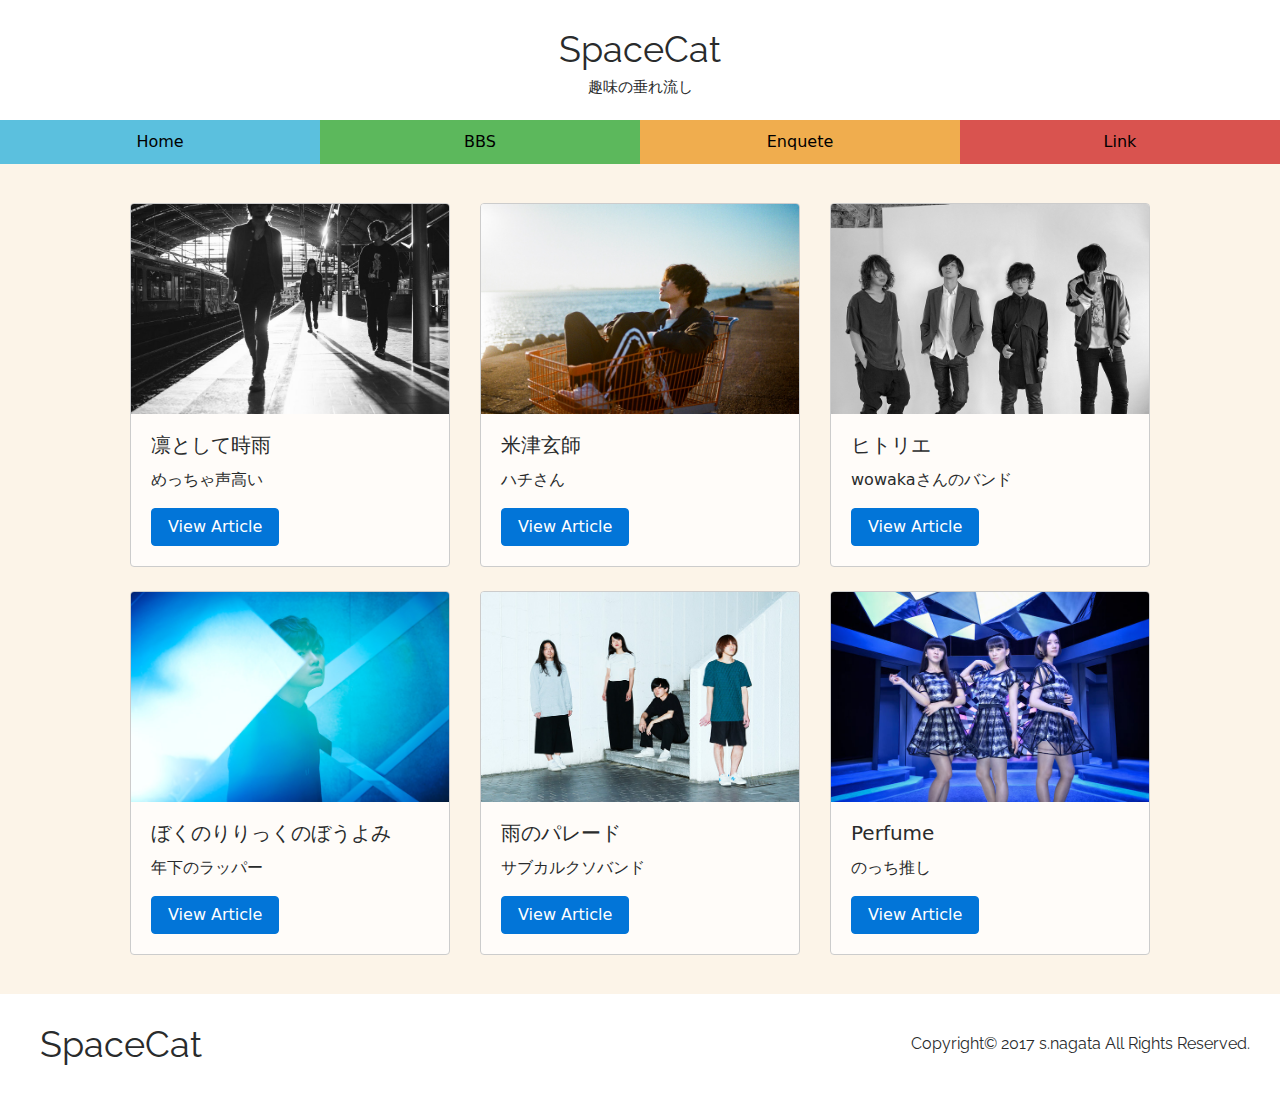
<file: MediaNetwork/index.html>
<!DOCTYPE html>
<html lang="ja">
  <head>
    <meta charset="utf-8">
    <meta http-equiv="X-UA-Compatible" content="IE=edge">
    <meta name="viewport" content="width=device-width, initial-scale=1">
    <title>SpaceCat</title>
    <script src="https://npmcdn.com/tether@1.2.4/dist/js/tether.min.js"></script>
    <link href="bootstrap/css/bootstrap.min.css" rel="stylesheet">
    <link href="./stylesheet.css" rel="stylesheet">
    <link href="https://fonts.googleapis.com/css?family=Raleway:210,400" rel="stylesheet">
    <!--[if lt IE 9]>
      <script src="https://oss.maxcdn.com/html5shiv/3.7.2/html5shiv.min.js"></script>
      <script src="https://oss.maxcdn.com/respond/1.4.2/respond.min.js"></script>
    <![endif]-->
  </head>

  <body>

    <script src="https://ajax.googleapis.com/ajax/libs/jquery/1.11.3/jquery.min.js"></script>
    <script src="bootstrap/js/bootstrap.min.js"></script>
    <script src="script.js"></script>

    <div class="header">
      <div class="titletext">
        <div class="p-title">SpaceCat</div>
        <div class="p-subtitle">趣味の垂れ流し</div>
      </div>
    </div>

    <div class="container-fluid menu">
      <div class="row">
        <div class="col-md-3 col-sm-3 bg-info text-center"><a href="./index.html">Home</a></div>
        <div class="col-md-3 col-sm-3 bg-success text-center"><a href="./login.html">BBS</a></div>
        <div class="col-md-3 col-sm-3 bg-warning text-center"><a href="./enq.html">Enquete</a></div>
        <div class="col-md-3 col-sm-3 bg-danger text-center"><a href="./link.html">Link</a></div>
      </div>
    </div>

    <div class="main"><br>
      <div class="articles" style="width:63.75rem">
        <div class="card-deck-wrapper">
          <div class="card-deck">
            <div class="card card-outline-secondary" style="background-color: #fffcf9; max-width: 20rem;">
              <img class="card-img-top" src="img/sigure.jpg" width="318" height="210">
              <div class="card-block">
                <h5 class="card-title">凛として時雨</h5>
                <p class="card-text">めっちゃ声高い</p>
                <a href="article01.html" class="btn btn-primary">View Article</a>
              </div>
            </div>

            <div class="card card-outline-secondary" style="background-color: #fffcf9; max-width: 20rem;">
              <img class="card-img-top" src="img/yonezu.jpg" width="318" height="210">
              <div class="card-block">
                <h5 class="card-title">米津玄師</h5>
                <p class="card-text">ハチさん</p>
                <a href="article02.html" class="btn btn-primary">View Article</a>
              </div>
            </div>

            <div class="card card-outline-secondary" style="background-color: #fffcf9; max-width: 20rem;">
              <img class="card-img-top" src="img/hitorie.jpg" width="318" height="210">
              <div class="card-block">
                <h5 class="card-title">ヒトリエ</h5>
                <p class="card-text">wowakaさんのバンド</p>
                <a href="article03.html" class="btn btn-primary">View Article</a>
              </div>
            </div>
          </div>
        </div>

        <br>

        <div class="card-deck-wrapper">
          <div class="card-deck">
            <div class="card card-outline-secondary" style="background-color: #fffcf9; max-width: 20rem;">
              <img class="card-img-top" src="img/bokuriri.jpg" width="318" height="210">
              <div class="card-block">
                <h5 class="card-title">ぼくのりりっくのぼうよみ</h5>
                <p class="card-text">年下のラッパー</p>
                <a href="article04.html" class="btn btn-primary">View Article</a>
              </div>
            </div>

            <div class="card card-outline-secondary" style="background-color: #fffcf9; max-width: 20rem;">
              <img class="card-img-top" src="img/amepare.jpg" width="318" height="210">
              <div class="card-block">
                <h5 class="card-title">雨のパレード</h5>
                <p class="card-text">サブカルクソバンド</p>
                <a href="article05.html" class="btn btn-primary">View Article</a>
              </div>
            </div>

            <div class="card card-outline-secondary" style="background-color: #fffcf9; max-width: 20rem;">
              <img class="card-img-top" src="img/perfume.jpg" width="318" height="210">
              <div class="card-block">
                <h5 class="card-title">Perfume</h5>
                <p class="card-text">のっち推し</p>
                <a href="article06.html" class="btn btn-primary">View Article</a>
              </div>
            </div>
          </div>
        </div>
      </div>
      <br>
    </div>

    <div class="footer titletext">
      <ul>
        <li class="p-title">SpaceCat</li>
        <li>Copyright&copy; 2017 s.nagata All Rights Reserved.</li>
      </ul>
    </div>
  </body>
</html>
</file>
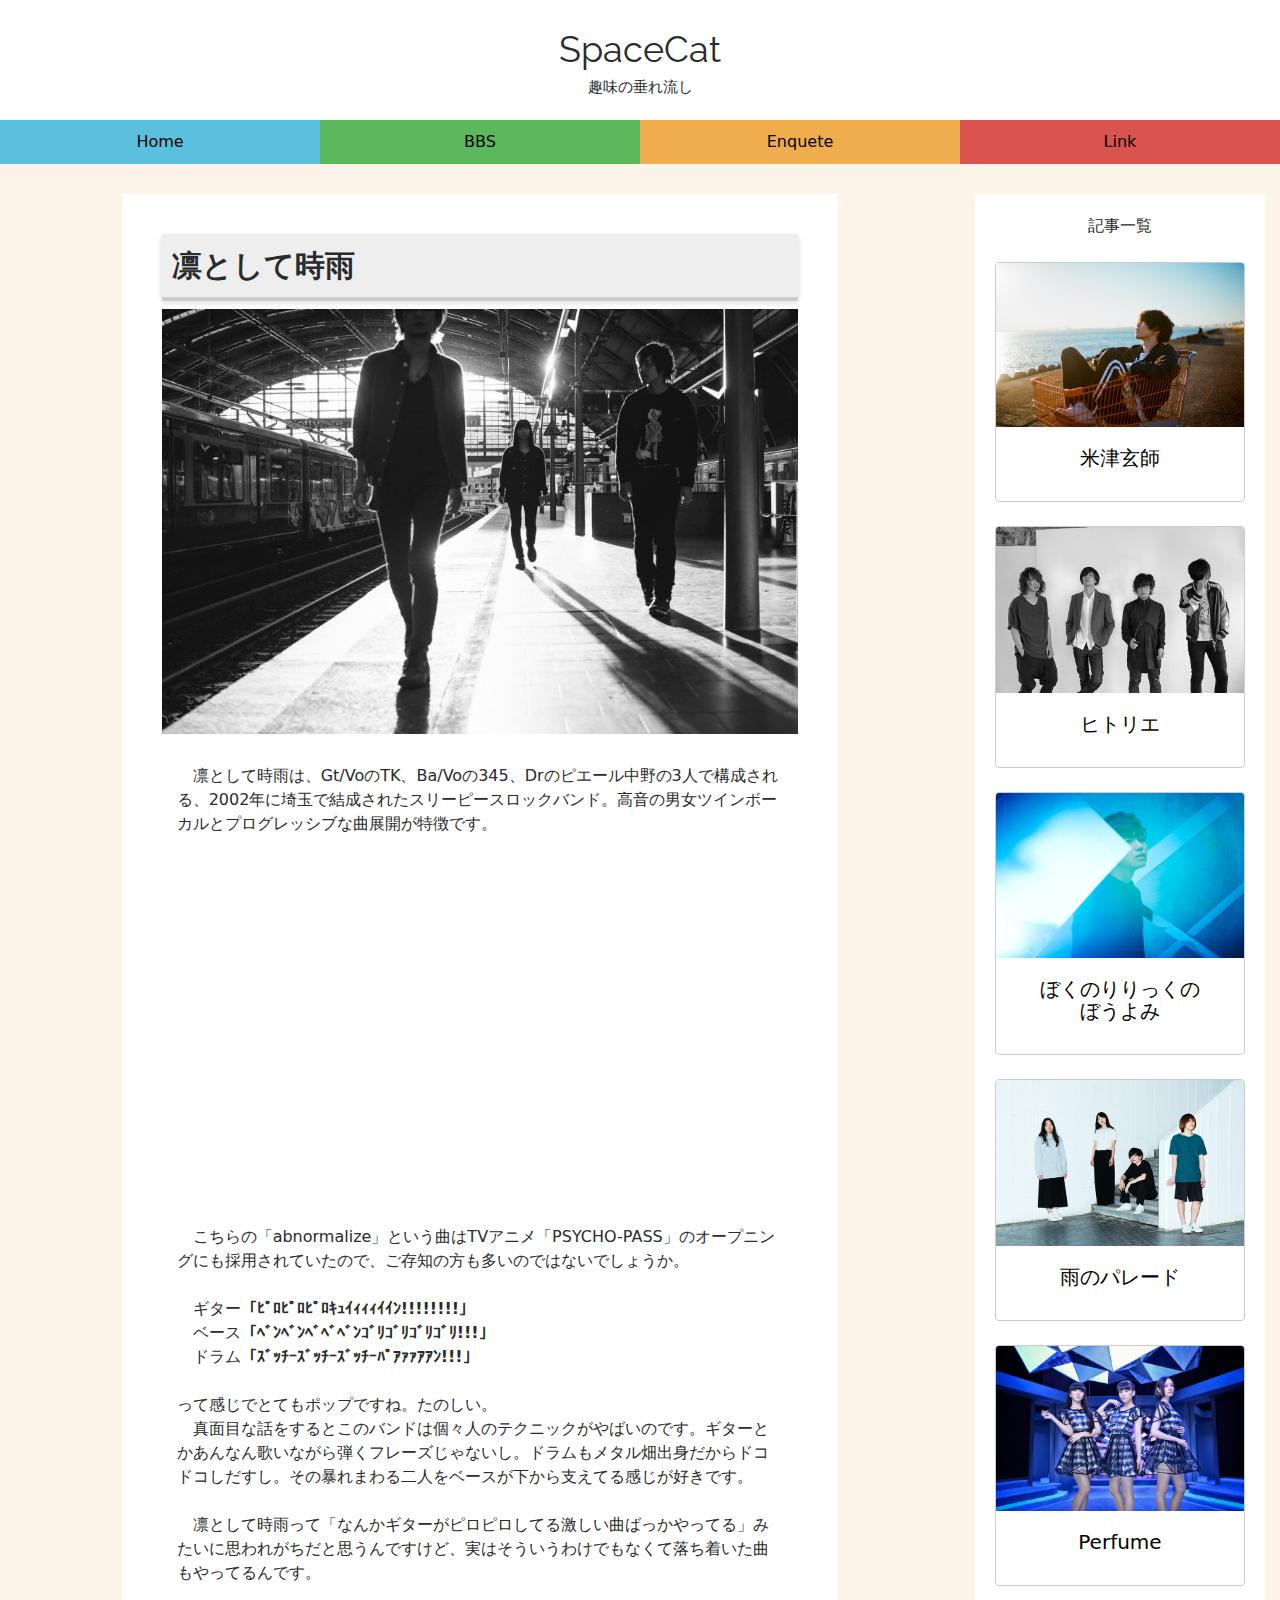
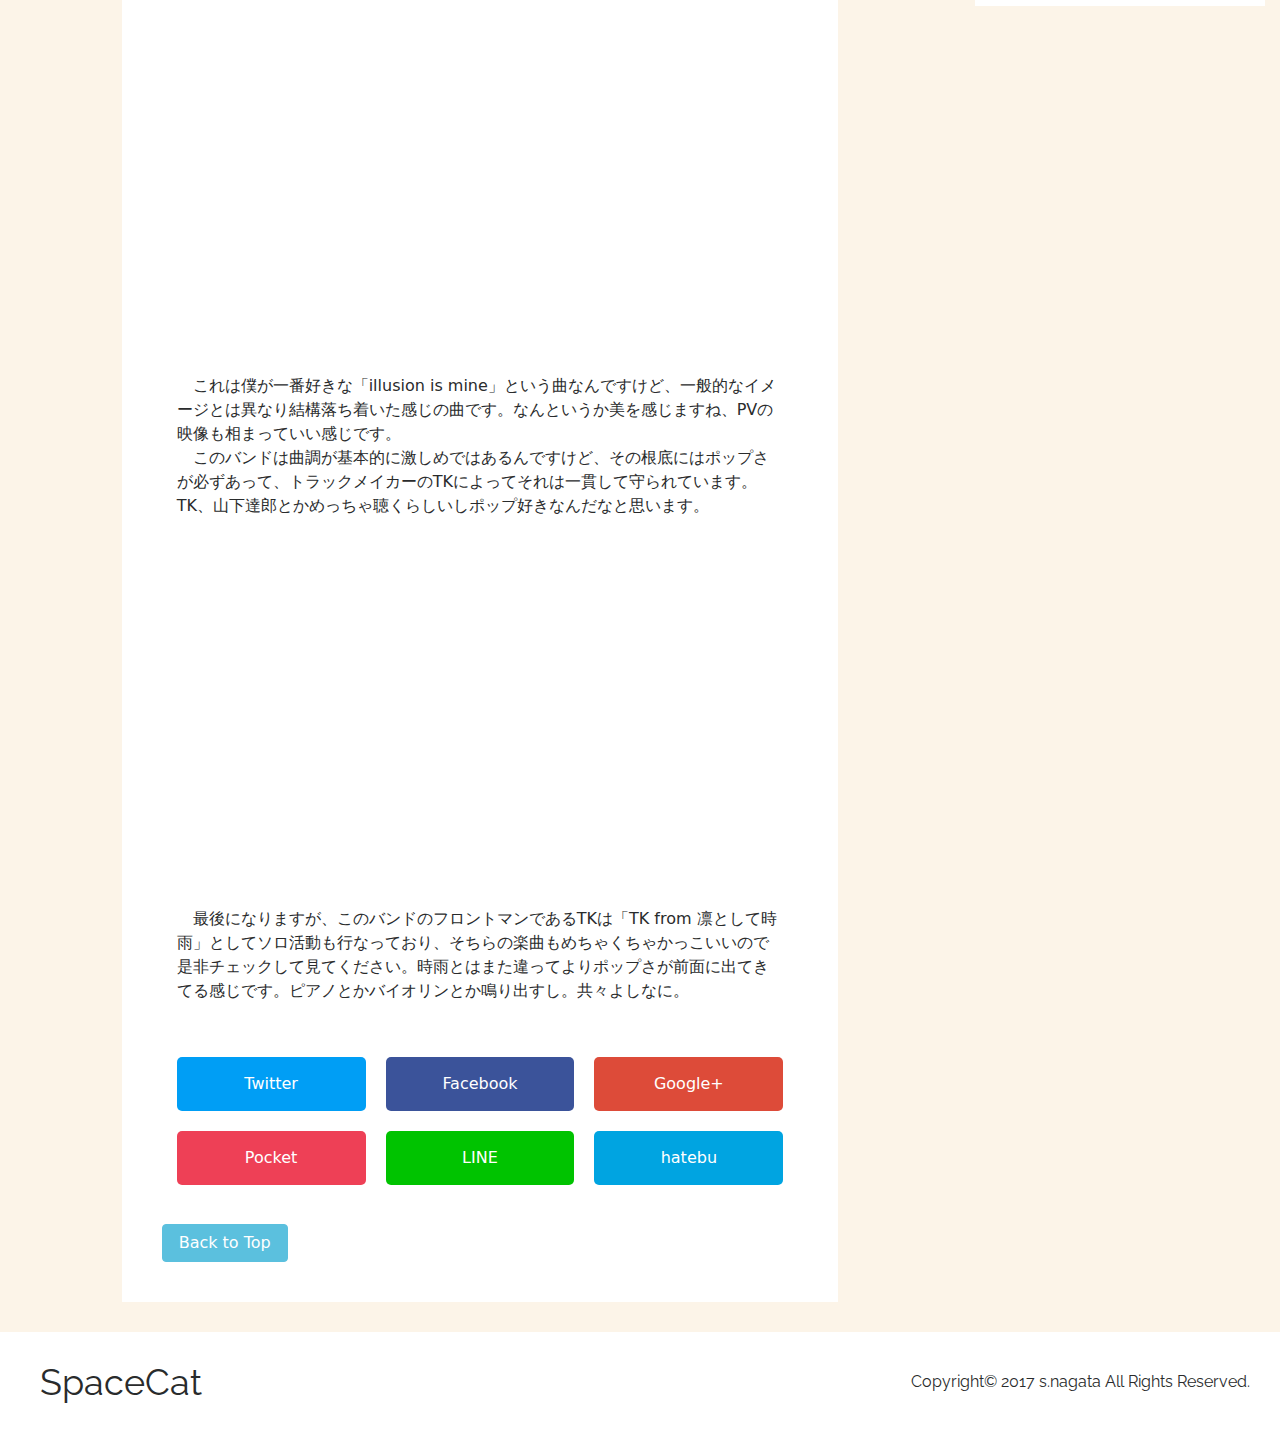
<file: MediaNetwork/article01.html>
<!DOCTYPE html>
<html>
	<head>
		<meta charset="utf-8">
	    <meta http-equiv="X-UA-Compatible" content="IE=edge">
	    <meta name="viewport" content="width=device-width, initial-scale=1">
	    <title>凛として時雨 - SpaceCat</title>
	    <script src="https://npmcdn.com/tether@1.2.4/dist/js/tether.min.js"></script>
	    <link href="bootstrap/css/bootstrap.min.css" rel="stylesheet">
	    <link href="./stylesheet.css" rel="stylesheet">
	    <link href="https://fonts.googleapis.com/css?family=Raleway:200,400" rel="stylesheet">
	    <link rel="stylesheet" href="https://maxcdn.bootstrapcdn.com/font-awesome/4.4.0/css/font-awesome.min.css">
	    <!--[if lt IE 9]>
	      <script src="https://oss.maxcdn.com/html5shiv/3.7.2/html5shiv.min.js"></script>
	      <script src="https://oss.maxcdn.com/respond/1.4.2/respond.min.js"></script>
	    <![endif]-->
	</head>

	<body>
		<script src="https://ajax.googleapis.com/ajax/libs/jquery/1.11.3/jquery.min.js"></script>
	    <script src="bootstrap/js/bootstrap.min.js"></script>
	    <script src="script.js"></script>

	    <div class="header">
	    	<div class="titletext">
	        	<div class="p-title">SpaceCat</div>
	        	<div class="p-subtitle">趣味の垂れ流し</div>
	      	</div>
	    </div>

	    <div class="container-fluid">
	      	<div class="row">
		        <div class="col-md-3 col-sm-3 bg-info text-center"><a href="./index.html">Home</a></div>
		        <div class="col-md-3 col-sm-3 bg-success text-center"><a href="./login.html">BBS</a></div>
		        <div class="col-md-3 col-sm-3 bg-warning text-center"><a href="./enq.html">Enquete</a></div>
		        <div class="col-md-3 col-sm-3 bg-danger text-center"><a href="./link.html">Link</a></div>
	      	</div>
	    </div>

	    <div class="article-main">
		    <div class="container-fluid">
		    	<div class="row">
		    		<div class="col-md-1"></div>
		    		<div class="col-md-7 col-sm-7">
		    			<div id="entry-wrapper">
		    			<h1 class="entry-title">凛として時雨</h1>
		    			<img src="img/sigure.jpg" width="100%">
		    			<br>
			    			<div class="article">
			    				<!-- ここから記事 -->
			    				　凛として時雨は、Gt/VoのTK、Ba/Voの345、Drのピエール中野の3人で構成される、2002年に埼玉で結成されたスリーピースロックバンド。高音の男女ツインボーカルとプログレッシブな曲展開が特徴です。
			    				<br><br>
			    				<div class="iframeWrapper" style="text-align: center;">
			    					<iframe width="560" height="315" src="https://www.youtube.com/embed/n-4SVb8ZoIU" frameborder="0" allowfullscreen></iframe>
			    				</div><br>
			    				　こちらの「abnormalize」という曲はTVアニメ「PSYCHO-PASS」のオープニングにも採用されていたので、ご存知の方も多いのではないでしょうか。<br><br>
			    				　ギター<b>「ﾋﾟﾛﾋﾟﾛﾋﾟﾛｷｭｲｨｨｨｲｲﾝ!!!!!!!!」</b><br>
			    				　ベース<b>「ﾍﾞﾝﾍﾞﾝﾍﾞﾍﾞﾍﾞﾝｺﾞﾘｺﾞﾘｺﾞﾘｺﾞﾘ!!!」</b><br>
			    				　ドラム<b>「ｽﾞｯﾁｰｽﾞｯﾁｰｽﾞｯﾁｰﾊﾟｱｧｧｱｱﾝ!!!」</b><br><br>
			    				って感じでとてもポップですね。たのしい。<br>
			    				　真面目な話をするとこのバンドは個々人のテクニックがやばいのです。ギターとかあんなん歌いながら弾くフレーズじゃないし。ドラムもメタル畑出身だからドコドコしだすし。その暴れまわる二人をベースが下から支えてる感じが好きです。<br><br>
			    				　凛として時雨って「なんかギターがピロピロしてる激しい曲ばっかやってる」みたいに思われがちだと思うんですけど、実はそういうわけでもなくて落ち着いた曲もやってるんです。<br><br>
			    				<div class="iframeWrapper" style="text-align: center;">
			    					<iframe width="560" height="315" src="https://www.youtube.com/embed/ARMRliIw6HI" frameborder="0" allowfullscreen></iframe>
			    				</div><br>
			    				　これは僕が一番好きな「illusion is mine」という曲なんですけど、一般的なイメージとは異なり結構落ち着いた感じの曲です。なんというか美を感じますね、PVの映像も相まっていい感じです。<br>
			    				　このバンドは曲調が基本的に激しめではあるんですけど、その根底にはポップさが必ずあって、トラックメイカーのTKによってそれは一貫して守られています。TK、山下達郎とかめっちゃ聴くらしいしポップ好きなんだなと思います。<br><br>
			    				<div class="iframeWrapper" style="text-align: center;">
			    					<iframe width="560" height="315" src="https://www.youtube.com/embed/UYdmJBcvIVY" frameborder="0" allowfullscreen></iframe>
			    				</div><br>
			    				　最後になりますが、このバンドのフロントマンであるTKは「TK from 凛として時雨」としてソロ活動も行なっており、そちらの楽曲もめちゃくちゃかっこいいので是非チェックして見てください。時雨とはまた違ってよりポップさが前面に出てきてる感じです。ピアノとかバイオリンとか鳴り出すし。共々よしなに。<br><br>
			    			</div>

			    			<!-- シェアボタン設置 -->
			    			<div class="share container">
								<div class="row">
									<div class="sharebtns col-xs-6 col-sm-4">
										<div class="twitterbtn">
											<a href="http://twitter.com/share?url=http://medianet.inf.uec.ac.jp/~n1510124/article01.html&text=紹介記事: 凛として時雨 - SpaceCat " target="_blank">Twitter</a>
										</div>
									</div>

									<div class="sharebtns col-xs-6 col-sm-4">
										<div class="facebookbtn">
											<a href="http://www.facebook.com/sharer.php?u=http://medianet.inf.uec.ac.jp/~n1510124/article01.html" target="_blank">Facebook</a>
										</div>
									</div>

									<div class="sharebtns col-xs-6 col-sm-4">
										<div class="googlebtn">
											<a href="https://plus.google.com/share?url=http://medianet.inf.uec.ac.jp/~n1510124/article01.html" target="_blank">Google+</a>
										</div>
									</div>

									<div class="sharebtns col-xs-6 col-sm-4">
										<div class="pocketbtn">
											<a href="http://getpocket.com/edit?url=http://medianet.inf.uec.ac.jp/~n1510124/article01.html" target="_blank">Pocket</a>
										</div>
									</div>

									<div class="sharebtns col-xs-6 col-sm-4">
										<div class="linebtn">
											<a href="http://line.me/R/msg/text/?http://medianet.inf.uec.ac.jp/~n1510124/article01.html" target="_new">LINE</a>
										</div>
									</div>

									<div class="sharebtns col-xs-6 col-sm-4">
										<div class="hatebubtn">
											<a href="http://b.hatena.ne.jp/entry/http://medianet.inf.uec.ac.jp/~n1510124/article01.html" target="_blank">hatebu</a>
										</div>
									</div>
								</div>
							</div>
							<br>
							<a class="btn btn-info" href="index.html">Back to Top</a>
			    		</div>
		    		</div>
		    		<div class="col-md-1"><p id="pageTop"><a href="#"><i class="fa fa-chevron-up"></i></a></p></div>
		    		<div class="col-md-3 col-sm-3" id="side-wrapper">
		    			<div id="sidemenu">
		    				<!-- ここに記事一覧 -->
		    				<span>記事一覧</span>
		    				<br><br>
		    				<!--
		    				<a href="article01.html" class="other">
			    				<div class="card card-outline-secondary">
			    					<img class="card-img-top img-fluid" src="img/sigure.jpg">
			    					<div class="card-block">
			    						<h5 class="card-title">凛として時雨</h5>
			    					</div>
			    				</div>
			    			</a>
		    				<br>
		    				-->
		    				<a href="article02.html" class="other">
			    				<div class="card card-outline-secondary">
			    					<img class="card-img-top img-fluid" src="img/yonezu.jpg">
			    					<div class="card-block">
			    						<h5 class="card-title">米津玄師</h5>
			    					</div>
			    				</div>
			    			</a>
		    				<br>
		    				<a href="article03.html" class="other">
			    				<div class="card card-outline-secondary">
			    					<img class="card-img-top img-fluid" src="img/hitorie.jpg">
			    					<div class="card-block">
			    						<h5 class="card-title">ヒトリエ</h5>
			    					</div>
			    				</div>
			    			</a>
		    				<br>
		    				<a href="article04.html" class="other">
			    				<div class="card card-outline-secondary">
			    					<img class="card-img-top img-fluid" src="img/bokuriri.jpg">
			    					<div class="card-block">
			    						<h5 class="card-title">ぼくのりりっくの<br>ぼうよみ</h5>
			    					</div>
			    				</div>
		    				</a>
		    				<br>
		    				<a href="article05.html" class="other">
			    				<div class="card card-outline-secondary">
			    					<img class="card-img-top img-fluid" src="img/amepare.jpg">
			    					<div class="card-block">
			    						<h5 class="card-title">雨のパレード</h5>
			    					</div>
			    				</div>
		    				</a>
		    				<br>
		    				<a href="article06.html" class="other">
			    				<div class="card card-outline-secondary">
			    					<img class="card-img-top img-fluid" src="img/perfume.jpg">
			    					<div class="card-block">
			    						<h5 class="card-title">Perfume</h5>
			    					</div>
			    				</div>
		    				</a>
		    			</div>
		    		</div>
		    	</div>
		    </div>
		</div>

	    <div class="footer titletext">
      		<ul>
		        <li class="p-title">SpaceCat</li>
		        <li>Copyright&copy; 2017 s.nagata All Rights Reserved.</li>
		   	</ul>
    	</div>
	</body>
</html>
</file>
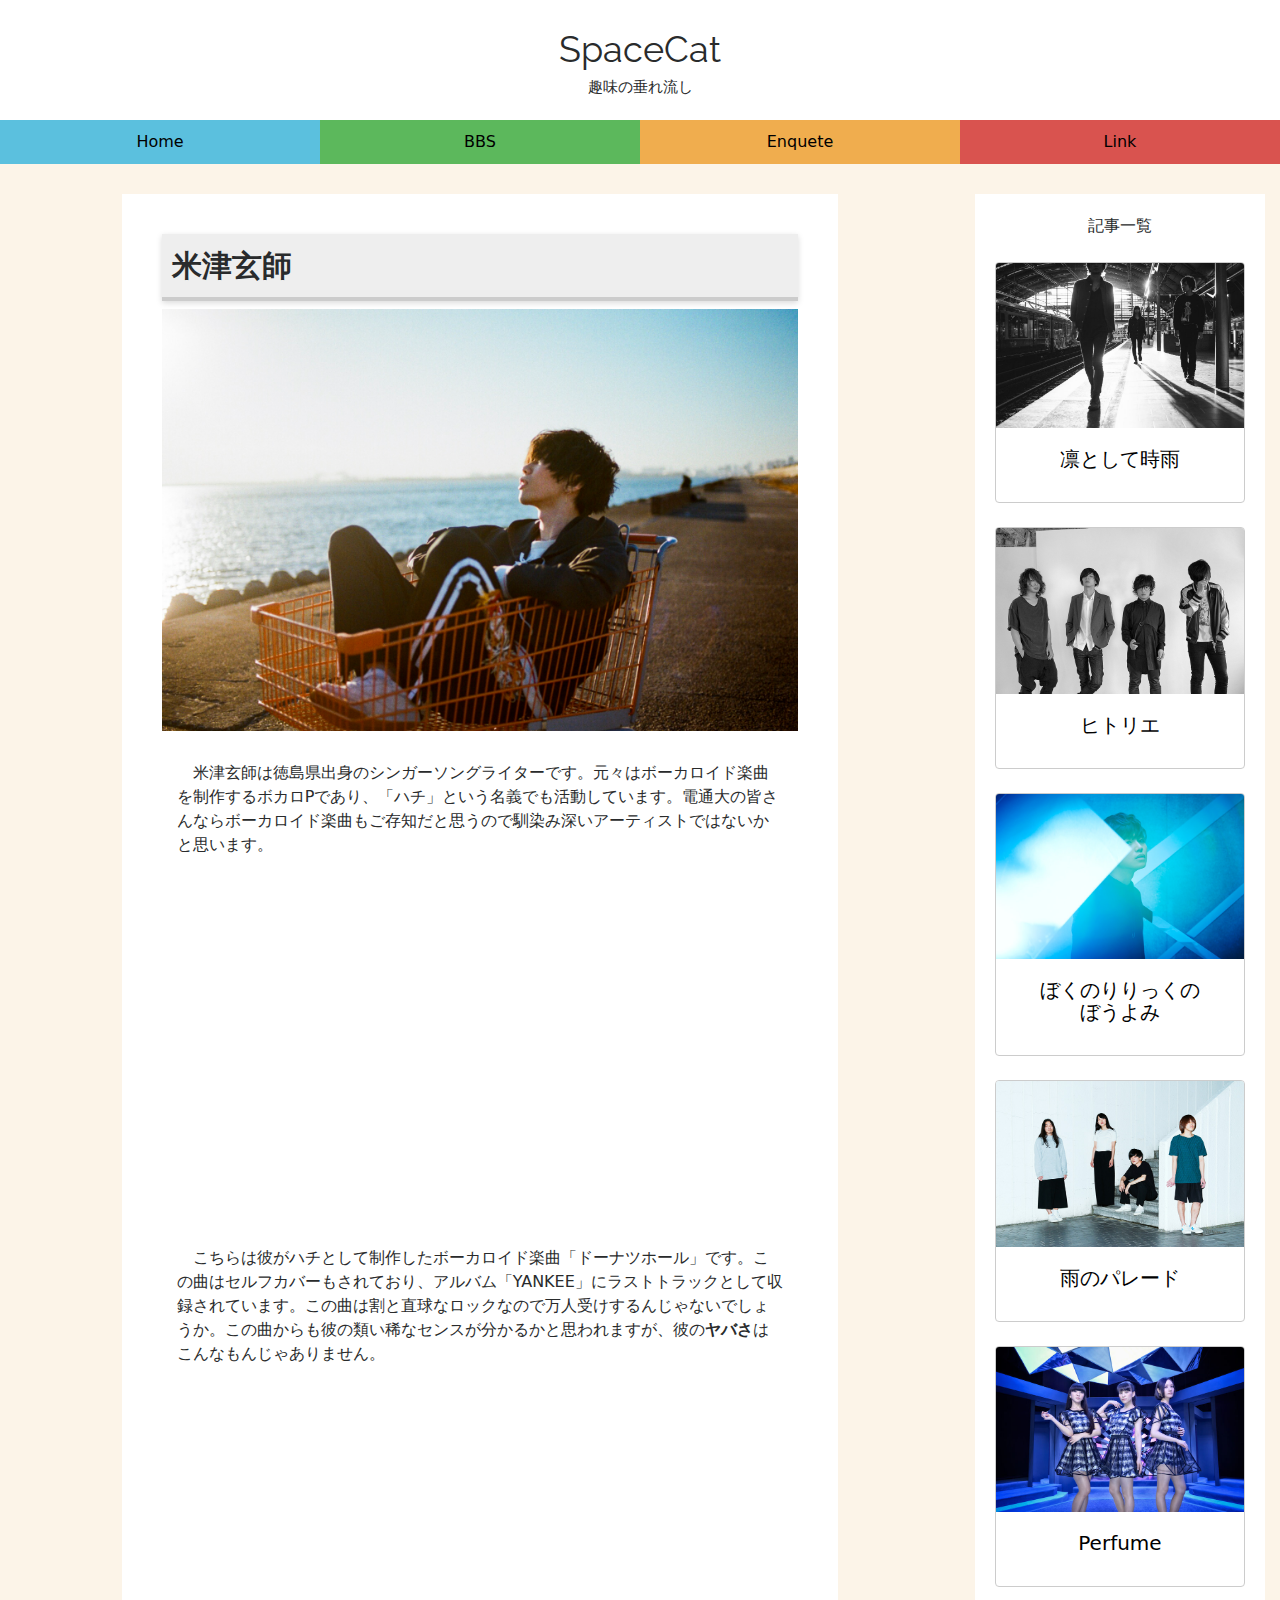
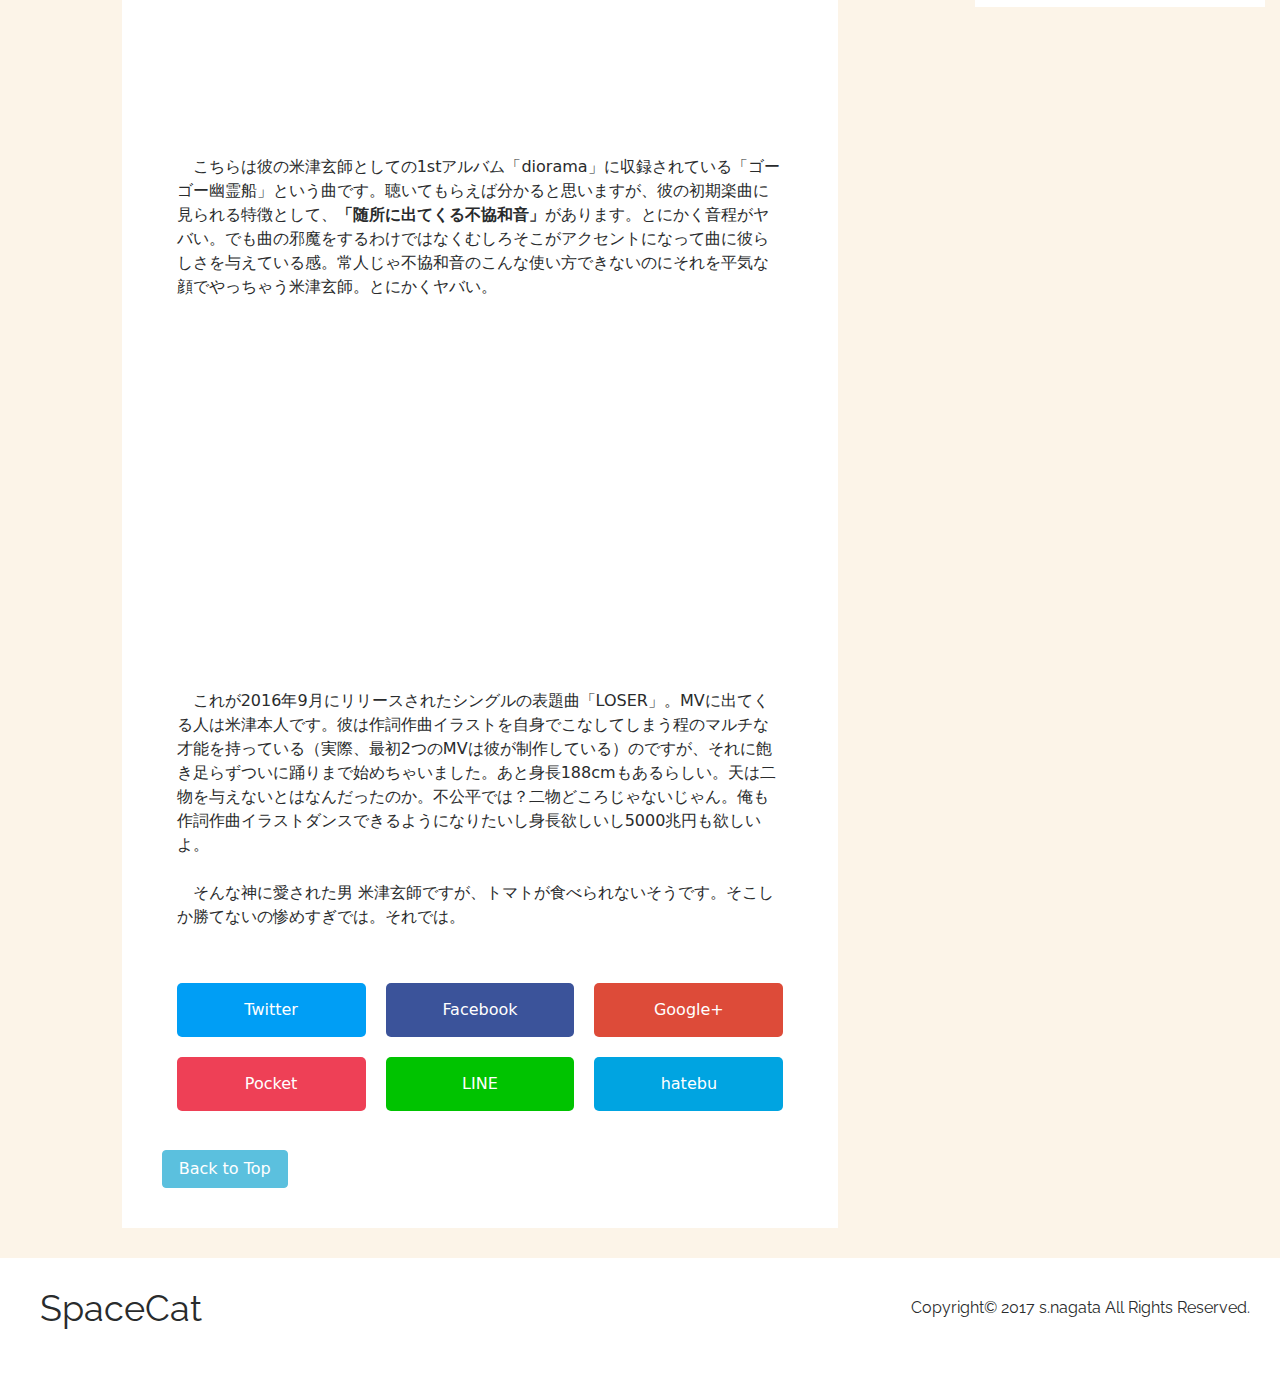
<file: MediaNetwork/article02.html>
<!DOCTYPE html>
<html>
	<head>
		<meta charset="utf-8">
	    <meta http-equiv="X-UA-Compatible" content="IE=edge">
	    <meta name="viewport" content="width=device-width, initial-scale=1">
	    <title>米津玄師 - SpaceCat</title>
	    <script src="https://npmcdn.com/tether@1.2.4/dist/js/tether.min.js"></script>
	    <link href="bootstrap/css/bootstrap.min.css" rel="stylesheet">
	    <link href="./stylesheet.css" rel="stylesheet">
	    <link href="https://fonts.googleapis.com/css?family=Raleway:200,400" rel="stylesheet">
	    <link rel="stylesheet" href="https://maxcdn.bootstrapcdn.com/font-awesome/4.4.0/css/font-awesome.min.css">
	    <!--[if lt IE 9]>
	      <script src="https://oss.maxcdn.com/html5shiv/3.7.2/html5shiv.min.js"></script>
	      <script src="https://oss.maxcdn.com/respond/1.4.2/respond.min.js"></script>
	    <![endif]-->
	</head>

	<body>
		<script src="https://ajax.googleapis.com/ajax/libs/jquery/1.11.3/jquery.min.js"></script>
	    <script src="bootstrap/js/bootstrap.min.js"></script>
	    <script src="script.js"></script>

	    <div class="header">
	    	<div class="titletext">
	        	<div class="p-title">SpaceCat</div>
	        	<div class="p-subtitle">趣味の垂れ流し</div>
	      	</div>
	    </div>

	    <div class="container-fluid">
	      	<div class="row">
		        <div class="col-md-3 col-sm-3 bg-info text-center"><a href="./index.html">Home</a></div>
		        <div class="col-md-3 col-sm-3 bg-success text-center"><a href="./login.html">BBS</a></div>
		        <div class="col-md-3 col-sm-3 bg-warning text-center"><a href="./enq.html">Enquete</a></div>
		        <div class="col-md-3 col-sm-3 bg-danger text-center"><a href="./link.html">Link</a></div>
	      	</div>
	    </div>

	    <div class="article-main">
		    <div class="container-fluid">
		    	<div class="row">
		    		<div class="col-md-1"></div>
		    		<div class="col-md-7 col-sm-7">
		    			<div id="entry-wrapper">
		    			<h1 class="entry-title">米津玄師</h1>
		    			<img src="img/yonezu.jpg" width="100%">
		    			<br>
			    			<div class="article">
			    				<!-- ここから記事 -->
			    				　米津玄師は徳島県出身のシンガーソングライターです。元々はボーカロイド楽曲を制作するボカロPであり、「ハチ」という名義でも活動しています。電通大の皆さんならボーカロイド楽曲もご存知だと思うので馴染み深いアーティストではないかと思います。
			    				<br><br>
			    				<div class="iframeWrapper" style="text-align: center;">
			    					<iframe width="560" height="315" src="https://www.youtube.com/embed/qnX2CdOBcDI" frameborder="0" allowfullscreen></iframe>
			    				</div><br>
			    				　こちらは彼がハチとして制作したボーカロイド楽曲「ドーナツホール」です。この曲はセルフカバーもされており、アルバム「YANKEE」にラストトラックとして収録されています。この曲は割と直球なロックなので万人受けするんじゃないでしょうか。この曲からも彼の類い稀なセンスが分かるかと思われますが、彼の<b>ヤバさ</b>はこんなもんじゃありません。<br><br>
			    				<div class="iframeWrapper" style="text-align: center;">
			    					<iframe width="560" height="315" src="https://www.youtube.com/embed/2PqxOytUjz0" frameborder="0" allowfullscreen></iframe>
			    				</div><br>
			    				　こちらは彼の米津玄師としての1stアルバム「diorama」に収録されている「ゴーゴー幽霊船」という曲です。聴いてもらえば分かると思いますが、彼の初期楽曲に見られる特徴として、<b>「随所に出てくる不協和音」</b>があります。とにかく音程がヤバい。でも曲の邪魔をするわけではなくむしろそこがアクセントになって曲に彼らしさを与えている感。常人じゃ不協和音のこんな使い方できないのにそれを平気な顔でやっちゃう米津玄師。とにかくヤバい。<br><br>
			    				<div class="iframeWrapper" style="text-align: center;">
			    					<iframe width="560" height="315" src="https://www.youtube.com/embed/Dx_fKPBPYUI" frameborder="0" allowfullscreen></iframe>
			    				</div><br>
			    				　これが2016年9月にリリースされたシングルの表題曲「LOSER」。MVに出てくる人は米津本人です。彼は作詞作曲イラストを自身でこなしてしまう程のマルチな才能を持っている（実際、最初2つのMVは彼が制作している）のですが、それに飽き足らずついに踊りまで始めちゃいました。あと身長188cmもあるらしい。天は二物を与えないとはなんだったのか。不公平では？二物どころじゃないじゃん。俺も作詞作曲イラストダンスできるようになりたいし身長欲しいし5000兆円も欲しいよ。<br><br>
			    				　そんな神に愛された男 米津玄師ですが、トマトが食べられないそうです。そこしか勝てないの惨めすぎでは。それでは。
			    				<br><br>
			    			</div>

			    			<!-- シェアボタン設置 -->
			    			<div class="share container">
								<div class="row">
									<div class="sharebtns col-xs-6 col-sm-4">
										<div class="twitterbtn">
											<a href="http://twitter.com/share?url=http://medianet.inf.uec.ac.jp/~n1510124/article02.html&text=紹介記事: 米津玄師 - SpaceCat " target="_blank">Twitter</a>
										</div>
									</div>

									<div class="sharebtns col-xs-6 col-sm-4">
										<div class="facebookbtn">
											<a href="http://www.facebook.com/sharer.php?u=http://medianet.inf.uec.ac.jp/~n1510124/article02.html" target="_blank">Facebook</a>
										</div>
									</div>

									<div class="sharebtns col-xs-6 col-sm-4">
										<div class="googlebtn">
											<a href="https://plus.google.com/share?url=http://medianet.inf.uec.ac.jp/~n1510124/article02.html" target="_blank">Google+</a>
										</div>
									</div>

									<div class="sharebtns col-xs-6 col-sm-4">
										<div class="pocketbtn">
											<a href="http://getpocket.com/edit?url=http://medianet.inf.uec.ac.jp/~n1510124/article02.html" target="_blank">Pocket</a>
										</div>
									</div>

									<div class="sharebtns col-xs-6 col-sm-4">
										<div class="linebtn">
											<a href="http://line.me/R/msg/text/?http://medianet.inf.uec.ac.jp/~n1510124/article02.html" target="_new">LINE</a>
										</div>
									</div>

									<div class="sharebtns col-xs-6 col-sm-4">
										<div class="hatebubtn">
											<a href="http://b.hatena.ne.jp/entry/http://medianet.inf.uec.ac.jp/~n1510124/article02.html" target="_blank">hatebu</a>
										</div>
									</div>
								</div>
							</div>
							<br>
							<a class="btn btn-info" href="index.html">Back to Top</a>
			    		</div>
		    		</div>
		    		<div class="col-md-1"><p id="pageTop"><a href="#"><i class="fa fa-chevron-up"></i></a></p></div>
		    		<div class="col-md-3 col-sm-3" id="side-wrapper">
		    			<div id="sidemenu">
		    				<!-- ここに記事一覧 -->
		    				<span>記事一覧</span>
		    				<br><br>
		    				
		    				<a href="article01.html" class="other">
			    				<div class="card card-outline-secondary">
			    					<img class="card-img-top img-fluid" src="img/sigure.jpg">
			    					<div class="card-block">
			    						<h5 class="card-title">凛として時雨</h5>
			    					</div>
			    				</div>
			    			</a>
		    				<br>
		    				<!--
		    				<a href="article02.html" class="other">
			    				<div class="card card-outline-secondary">
			    					<img class="card-img-top img-fluid" src="img/yonezu.jpg">
			    					<div class="card-block">
			    						<h5 class="card-title">米津玄師</h5>
			    					</div>
			    				</div>
			    			</a>
		    				<br>
		    				-->
		    				<a href="article03.html" class="other">
			    				<div class="card card-outline-secondary">
			    					<img class="card-img-top img-fluid" src="img/hitorie.jpg">
			    					<div class="card-block">
			    						<h5 class="card-title">ヒトリエ</h5>
			    					</div>
			    				</div>
			    			</a>
		    				<br>
		    				<a href="article04.html" class="other">
			    				<div class="card card-outline-secondary">
			    					<img class="card-img-top img-fluid" src="img/bokuriri.jpg">
			    					<div class="card-block">
			    						<h5 class="card-title">ぼくのりりっくの<br>ぼうよみ</h5>
			    					</div>
			    				</div>
		    				</a>
		    				<br>
		    				<a href="article05.html" class="other">
			    				<div class="card card-outline-secondary">
			    					<img class="card-img-top img-fluid" src="img/amepare.jpg">
			    					<div class="card-block">
			    						<h5 class="card-title">雨のパレード</h5>
			    					</div>
			    				</div>
		    				</a>
		    				<br>
		    				<a href="article06.html" class="other">
			    				<div class="card card-outline-secondary">
			    					<img class="card-img-top img-fluid" src="img/perfume.jpg">
			    					<div class="card-block">
			    						<h5 class="card-title">Perfume</h5>
			    					</div>
			    				</div>
		    				</a>
		    			</div>
		    		</div>
		    	</div>
		    </div>
		</div>

	    <div class="footer titletext">
      		<ul>
		        <li class="p-title">SpaceCat</li>
		        <li>Copyright&copy; 2017 s.nagata All Rights Reserved.</li>
		   	</ul>
    	</div>
	</body>
</html>
</file>
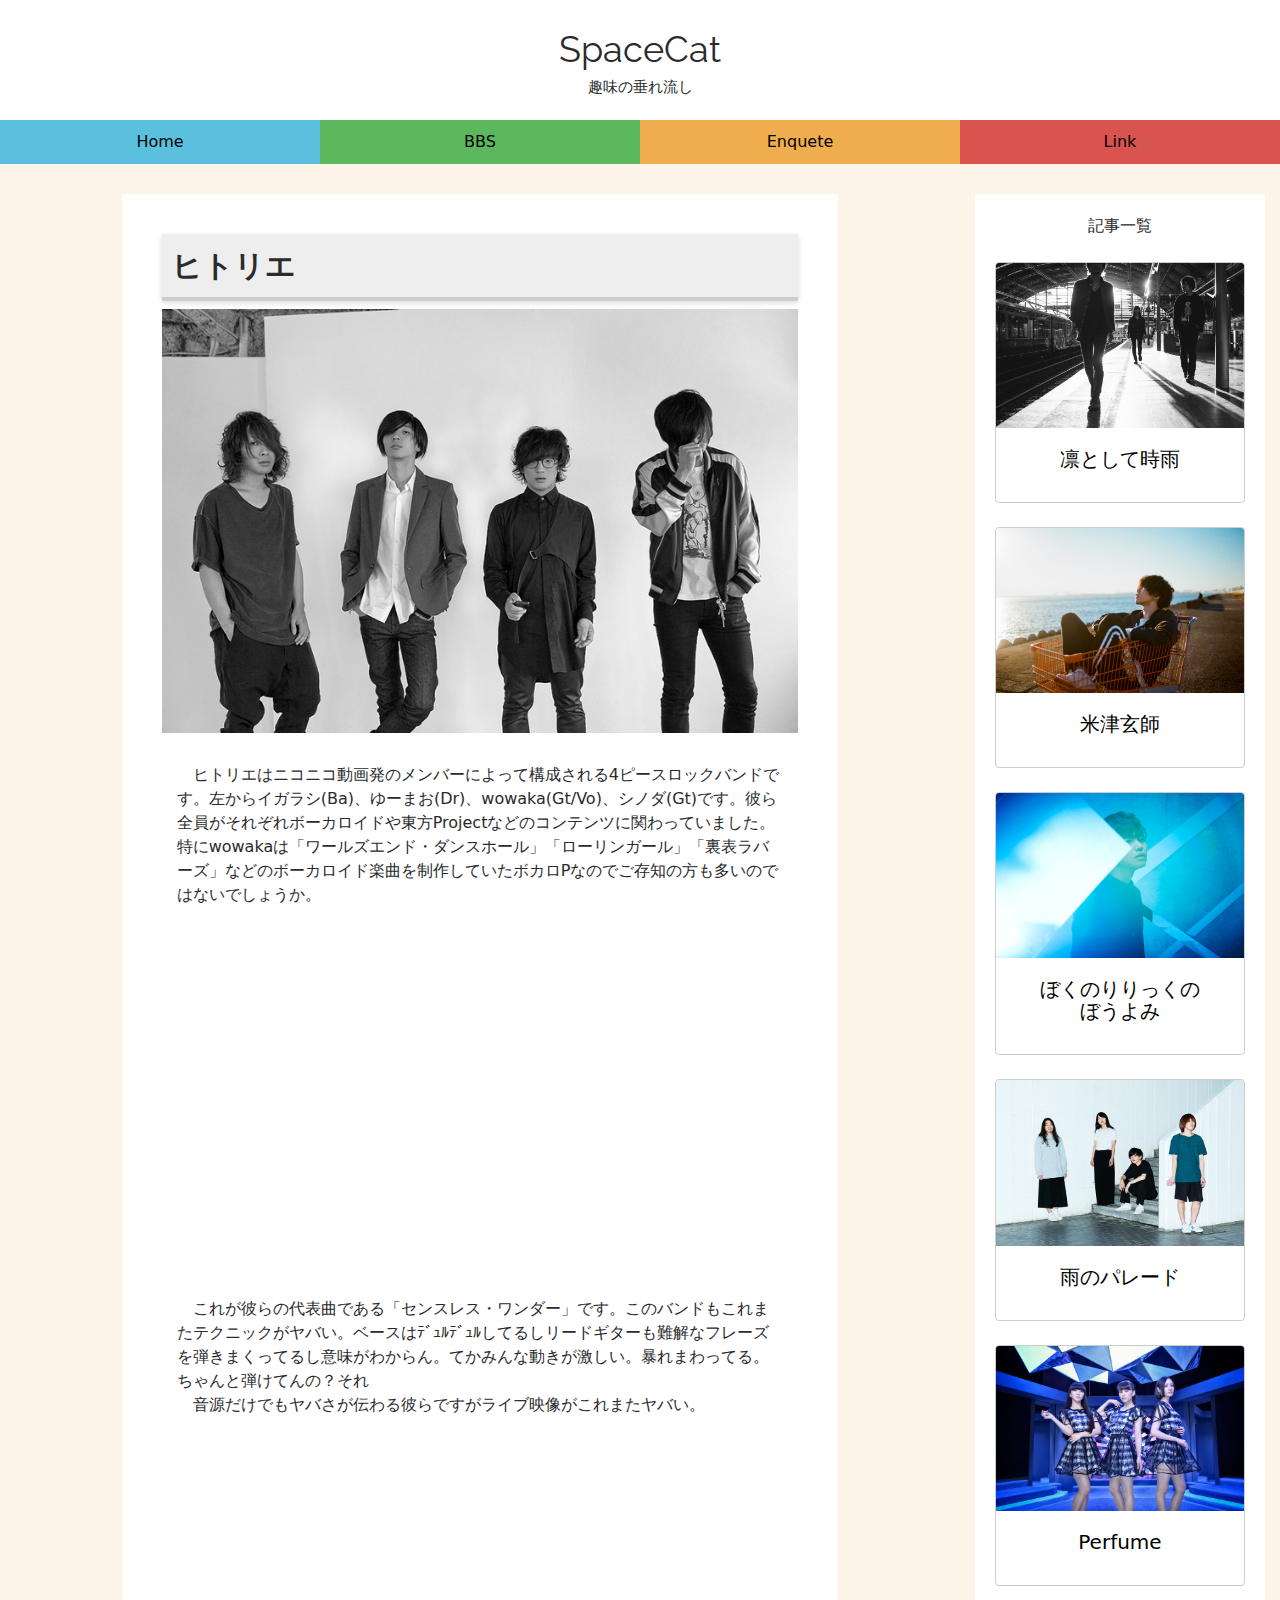
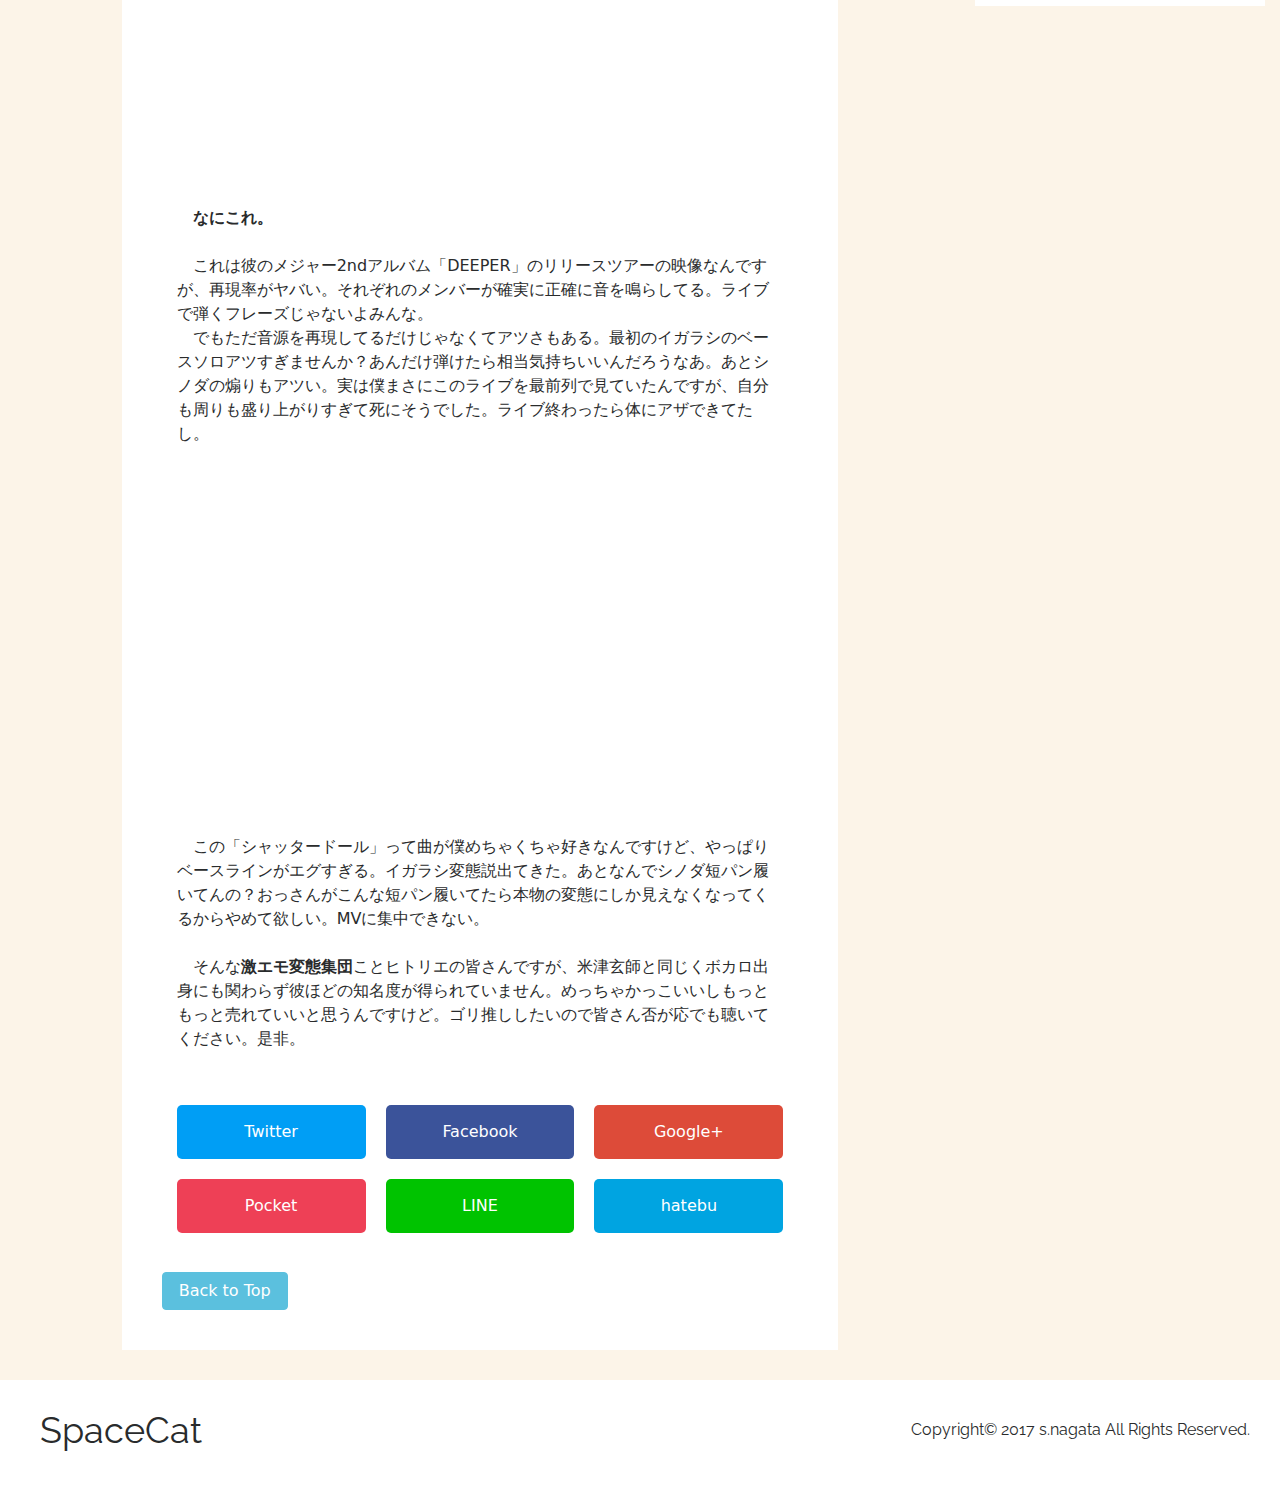
<file: MediaNetwork/article03.html>
<!DOCTYPE html>
<html>
	<head>
		<meta charset="utf-8">
	    <meta http-equiv="X-UA-Compatible" content="IE=edge">
	    <meta name="viewport" content="width=device-width, initial-scale=1">
	    <title>ヒトリエ - SpaceCat</title>
	    <script src="https://npmcdn.com/tether@1.2.4/dist/js/tether.min.js"></script>
	    <link href="bootstrap/css/bootstrap.min.css" rel="stylesheet">
	    <link href="./stylesheet.css" rel="stylesheet">
	    <link href="https://fonts.googleapis.com/css?family=Raleway:200,400" rel="stylesheet">
	    <link rel="stylesheet" href="https://maxcdn.bootstrapcdn.com/font-awesome/4.4.0/css/font-awesome.min.css">
	    <!--[if lt IE 9]>
	      <script src="https://oss.maxcdn.com/html5shiv/3.7.2/html5shiv.min.js"></script>
	      <script src="https://oss.maxcdn.com/respond/1.4.2/respond.min.js"></script>
	    <![endif]-->
	</head>

	<body>
		<script src="https://ajax.googleapis.com/ajax/libs/jquery/1.11.3/jquery.min.js"></script>
	    <script src="bootstrap/js/bootstrap.min.js"></script>
	    <script src="script.js"></script>

	    <div class="header">
	    	<div class="titletext">
	        	<div class="p-title">SpaceCat</div>
	        	<div class="p-subtitle">趣味の垂れ流し</div>
	      	</div>
	    </div>

	    <div class="container-fluid">
	      	<div class="row">
		        <div class="col-md-3 col-sm-3 bg-info text-center"><a href="./index.html">Home</a></div>
		        <div class="col-md-3 col-sm-3 bg-success text-center"><a href="./login.html">BBS</a></div>
		        <div class="col-md-3 col-sm-3 bg-warning text-center"><a href="./enq.html">Enquete</a></div>
		        <div class="col-md-3 col-sm-3 bg-danger text-center"><a href="./link.html">Link</a></div>
	      	</div>
	    </div>

	    <div class="article-main">
		    <div class="container-fluid">
		    	<div class="row">
		    		<div class="col-md-1"></div>
		    		<div class="col-md-7 col-sm-7">
		    			<div id="entry-wrapper">
		    			<h1 class="entry-title">ヒトリエ</h1>
		    			<img src="img/hitorie.jpg" width="100%">
		    			<br>
			    			<div class="article">
			    				<!-- ここから記事 -->
			    				　ヒトリエはニコニコ動画発のメンバーによって構成される4ピースロックバンドです。左からイガラシ(Ba)、ゆーまお(Dr)、wowaka(Gt/Vo)、シノダ(Gt)です。彼ら全員がそれぞれボーカロイドや東方Projectなどのコンテンツに関わっていました。特にwowakaは「ワールズエンド・ダンスホール」「ローリンガール」「裏表ラバーズ」などのボーカロイド楽曲を制作していたボカロPなのでご存知の方も多いのではないでしょうか。
			    				<br><br>
			    				<div class="iframeWrapper" style="text-align: center;">
			    					<iframe width="560" height="315" src="https://www.youtube.com/embed/o5VQbrrrpgs" frameborder="0" allowfullscreen></iframe>
			    				</div><br>
			    				　これが彼らの代表曲である「センスレス・ワンダー」です。このバンドもこれまたテクニックがヤバい。ベースはﾃﾞｭﾙﾃﾞｭﾙしてるしリードギターも難解なフレーズを弾きまくってるし意味がわからん。てかみんな動きが激しい。暴れまわってる。ちゃんと弾けてんの？それ<br>
			    				　音源だけでもヤバさが伝わる彼らですがライブ映像がこれまたヤバい。<br><br>
			    				<div class="iframeWrapper" style="text-align: center;">
			    					<iframe width="560" height="315" src="https://www.youtube.com/embed/uaPpFWbLxtc" frameborder="0" allowfullscreen></iframe>
			    				</div><br>
			    				　<b>なにこれ。</b><br><br>
			    				　これは彼のメジャー2ndアルバム「DEEPER」のリリースツアーの映像なんですが、再現率がヤバい。それぞれのメンバーが確実に正確に音を鳴らしてる。ライブで弾くフレーズじゃないよみんな。<br>
			    				　でもただ音源を再現してるだけじゃなくてアツさもある。最初のイガラシのベースソロアツすぎませんか？あんだけ弾けたら相当気持ちいいんだろうなあ。あとシノダの煽りもアツい。実は僕まさにこのライブを最前列で見ていたんですが、自分も周りも盛り上がりすぎて死にそうでした。ライブ終わったら体にアザできてたし。<br><br>
			    				<div class="iframeWrapper" style="text-align: center;">
			    					<iframe width="560" height="315" src="https://www.youtube.com/embed/tXF_tamapmA" frameborder="0" allowfullscreen></iframe>
			    				</div><br>
			    				　この「シャッタードール」って曲が僕めちゃくちゃ好きなんですけど、やっぱりベースラインがエグすぎる。イガラシ変態説出てきた。あとなんでシノダ短パン履いてんの？おっさんがこんな短パン履いてたら本物の変態にしか見えなくなってくるからやめて欲しい。MVに集中できない。<br><br>
			    				　そんな<b>激エモ変態集団</b>ことヒトリエの皆さんですが、米津玄師と同じくボカロ出身にも関わらず彼ほどの知名度が得られていません。めっちゃかっこいいしもっともっと売れていいと思うんですけど。ゴリ推ししたいので皆さん否が応でも聴いてください。是非。
			    				<br><br>
			    			</div>

			    			<!-- シェアボタン設置 -->
			    			<div class="share container">
								<div class="row">
									<div class="sharebtns col-xs-6 col-sm-4">
										<div class="twitterbtn">
											<a href="http://twitter.com/share?url=http://medianet.inf.uec.ac.jp/~n1510124/article03.html&text=紹介記事: ヒトリエ - SpaceCat " target="_blank">Twitter</a>
										</div>
									</div>

									<div class="sharebtns col-xs-6 col-sm-4">
										<div class="facebookbtn">
											<a href="http://www.facebook.com/sharer.php?u=http://medianet.inf.uec.ac.jp/~n1510124/article03.html" target="_blank">Facebook</a>
										</div>
									</div>

									<div class="sharebtns col-xs-6 col-sm-4">
										<div class="googlebtn">
											<a href="https://plus.google.com/share?url=http://medianet.inf.uec.ac.jp/~n1510124/article03.html" target="_blank">Google+</a>
										</div>
									</div>

									<div class="sharebtns col-xs-6 col-sm-4">
										<div class="pocketbtn">
											<a href="http://getpocket.com/edit?url=http://medianet.inf.uec.ac.jp/~n1510124/article03.html" target="_blank">Pocket</a>
										</div>
									</div>

									<div class="sharebtns col-xs-6 col-sm-4">
										<div class="linebtn">
											<a href="http://line.me/R/msg/text/?http://medianet.inf.uec.ac.jp/~n1510124/article03.html" target="_new">LINE</a>
										</div>
									</div>

									<div class="sharebtns col-xs-6 col-sm-4">
										<div class="hatebubtn">
											<a href="http://b.hatena.ne.jp/entry/http://medianet.inf.uec.ac.jp/~n1510124/article03.html" target="_blank">hatebu</a>
										</div>
									</div>
								</div>
							</div>
							<br>
							<a class="btn btn-info" href="index.html">Back to Top</a>
			    		</div>
		    		</div>
		    		<div class="col-md-1"><p id="pageTop"><a href="#"><i class="fa fa-chevron-up"></i></a></p></div>
		    		<div class="col-md-3 col-sm-3" id="side-wrapper">
		    			<div id="sidemenu">
		    				<!-- ここに記事一覧 -->
		    				<span>記事一覧</span>
		    				<br><br>
		    				
		    				<a href="article01.html" class="other">
			    				<div class="card card-outline-secondary">
			    					<img class="card-img-top img-fluid" src="img/sigure.jpg">
			    					<div class="card-block">
			    						<h5 class="card-title">凛として時雨</h5>
			    					</div>
			    				</div>
			    			</a>
		    				<br>
		    				<a href="article02.html" class="other">
			    				<div class="card card-outline-secondary">
			    					<img class="card-img-top img-fluid" src="img/yonezu.jpg">
			    					<div class="card-block">
			    						<h5 class="card-title">米津玄師</h5>
			    					</div>
			    				</div>
			    			</a>
		    				<br>
		    				<!--
		    				<a href="article03.html" class="other">
			    				<div class="card card-outline-secondary">
			    					<img class="card-img-top img-fluid" src="img/hitorie.jpg">
			    					<div class="card-block">
			    						<h5 class="card-title">ヒトリエ</h5>
			    					</div>
			    				</div>
			    			</a>
		    				<br>
		    				-->
		    				<a href="article04.html" class="other">
			    				<div class="card card-outline-secondary">
			    					<img class="card-img-top img-fluid" src="img/bokuriri.jpg">
			    					<div class="card-block">
			    						<h5 class="card-title">ぼくのりりっくの<br>ぼうよみ</h5>
			    					</div>
			    				</div>
		    				</a>
		    				<br>
		    				<a href="article05.html" class="other">
			    				<div class="card card-outline-secondary">
			    					<img class="card-img-top img-fluid" src="img/amepare.jpg">
			    					<div class="card-block">
			    						<h5 class="card-title">雨のパレード</h5>
			    					</div>
			    				</div>
		    				</a>
		    				<br>
		    				<a href="article06.html" class="other">
			    				<div class="card card-outline-secondary">
			    					<img class="card-img-top img-fluid" src="img/perfume.jpg">
			    					<div class="card-block">
			    						<h5 class="card-title">Perfume</h5>
			    					</div>
			    				</div>
		    				</a>
		    			</div>
		    		</div>
		    	</div>
		    </div>
		</div>

	    <div class="footer titletext">
      		<ul>
		        <li class="p-title">SpaceCat</li>
		        <li>Copyright&copy; 2017 s.nagata All Rights Reserved.</li>
		   	</ul>
    	</div>
	</body>
</html>
</file>
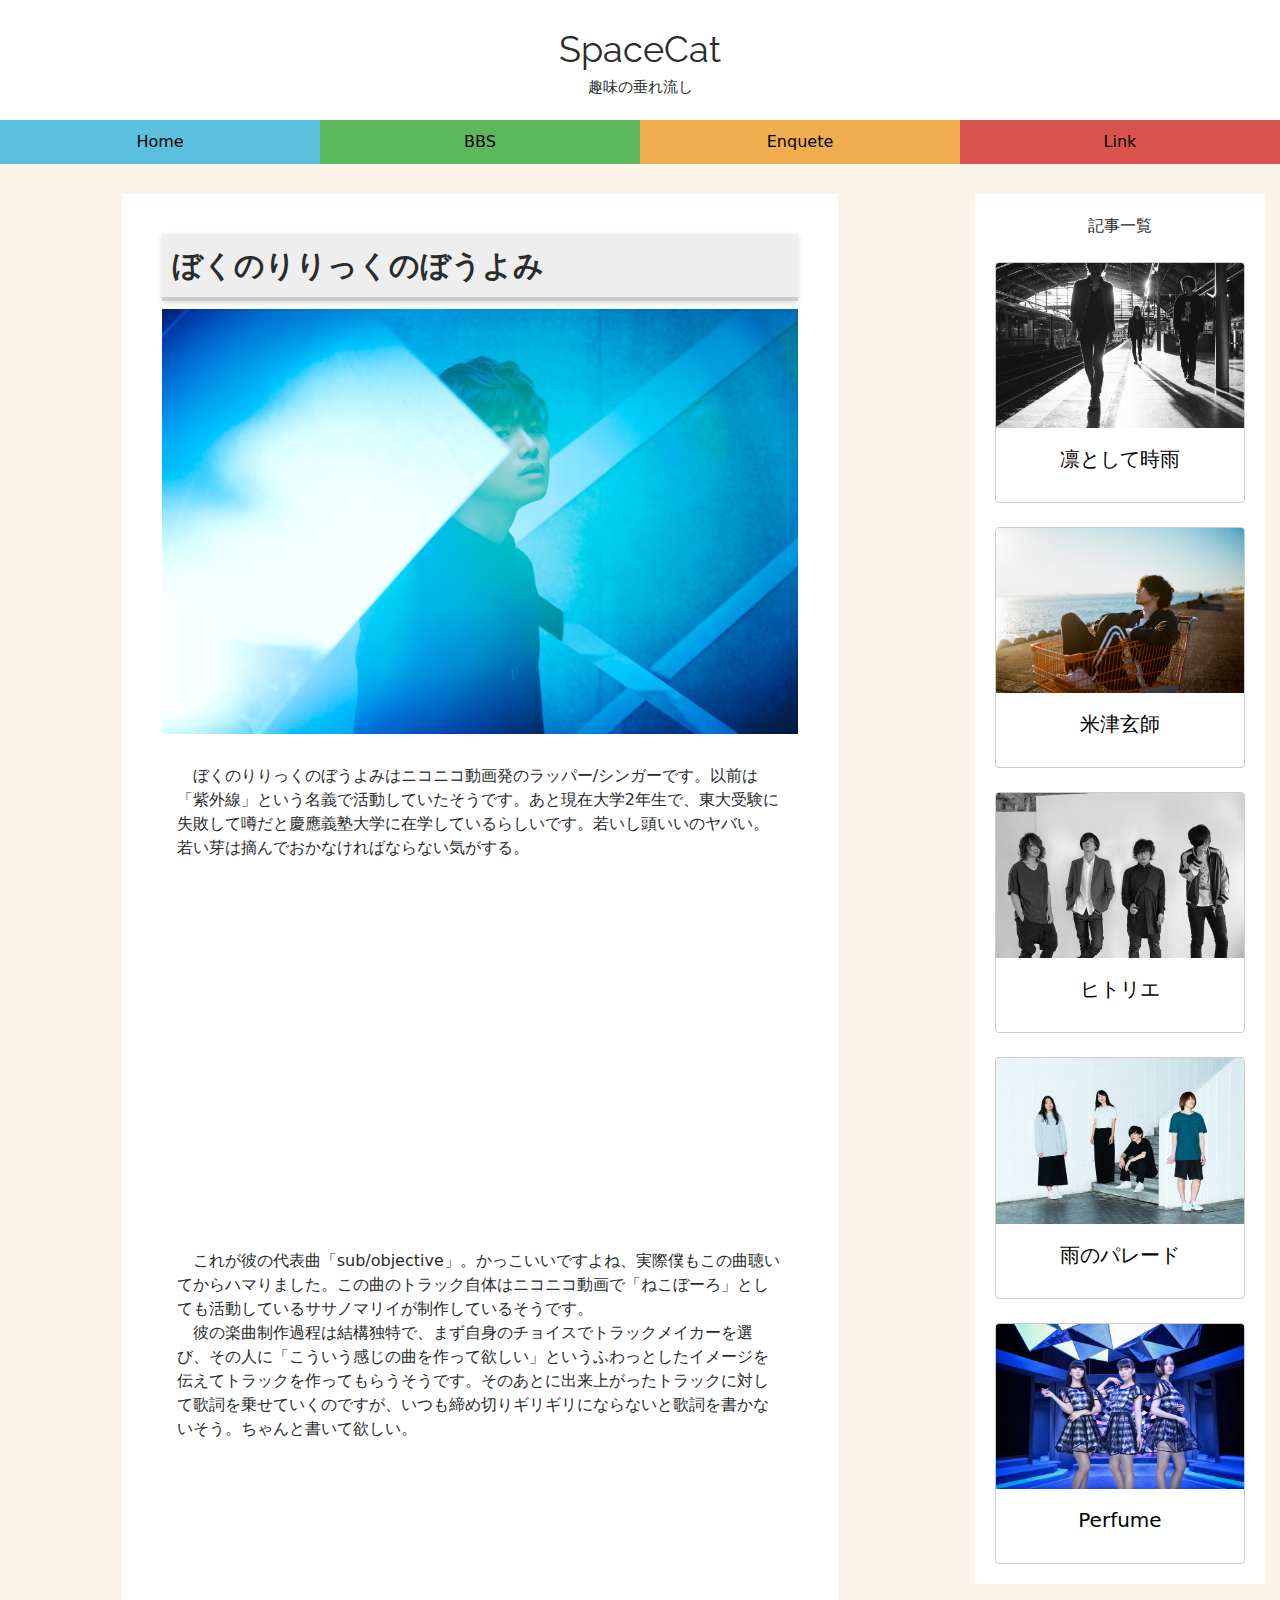
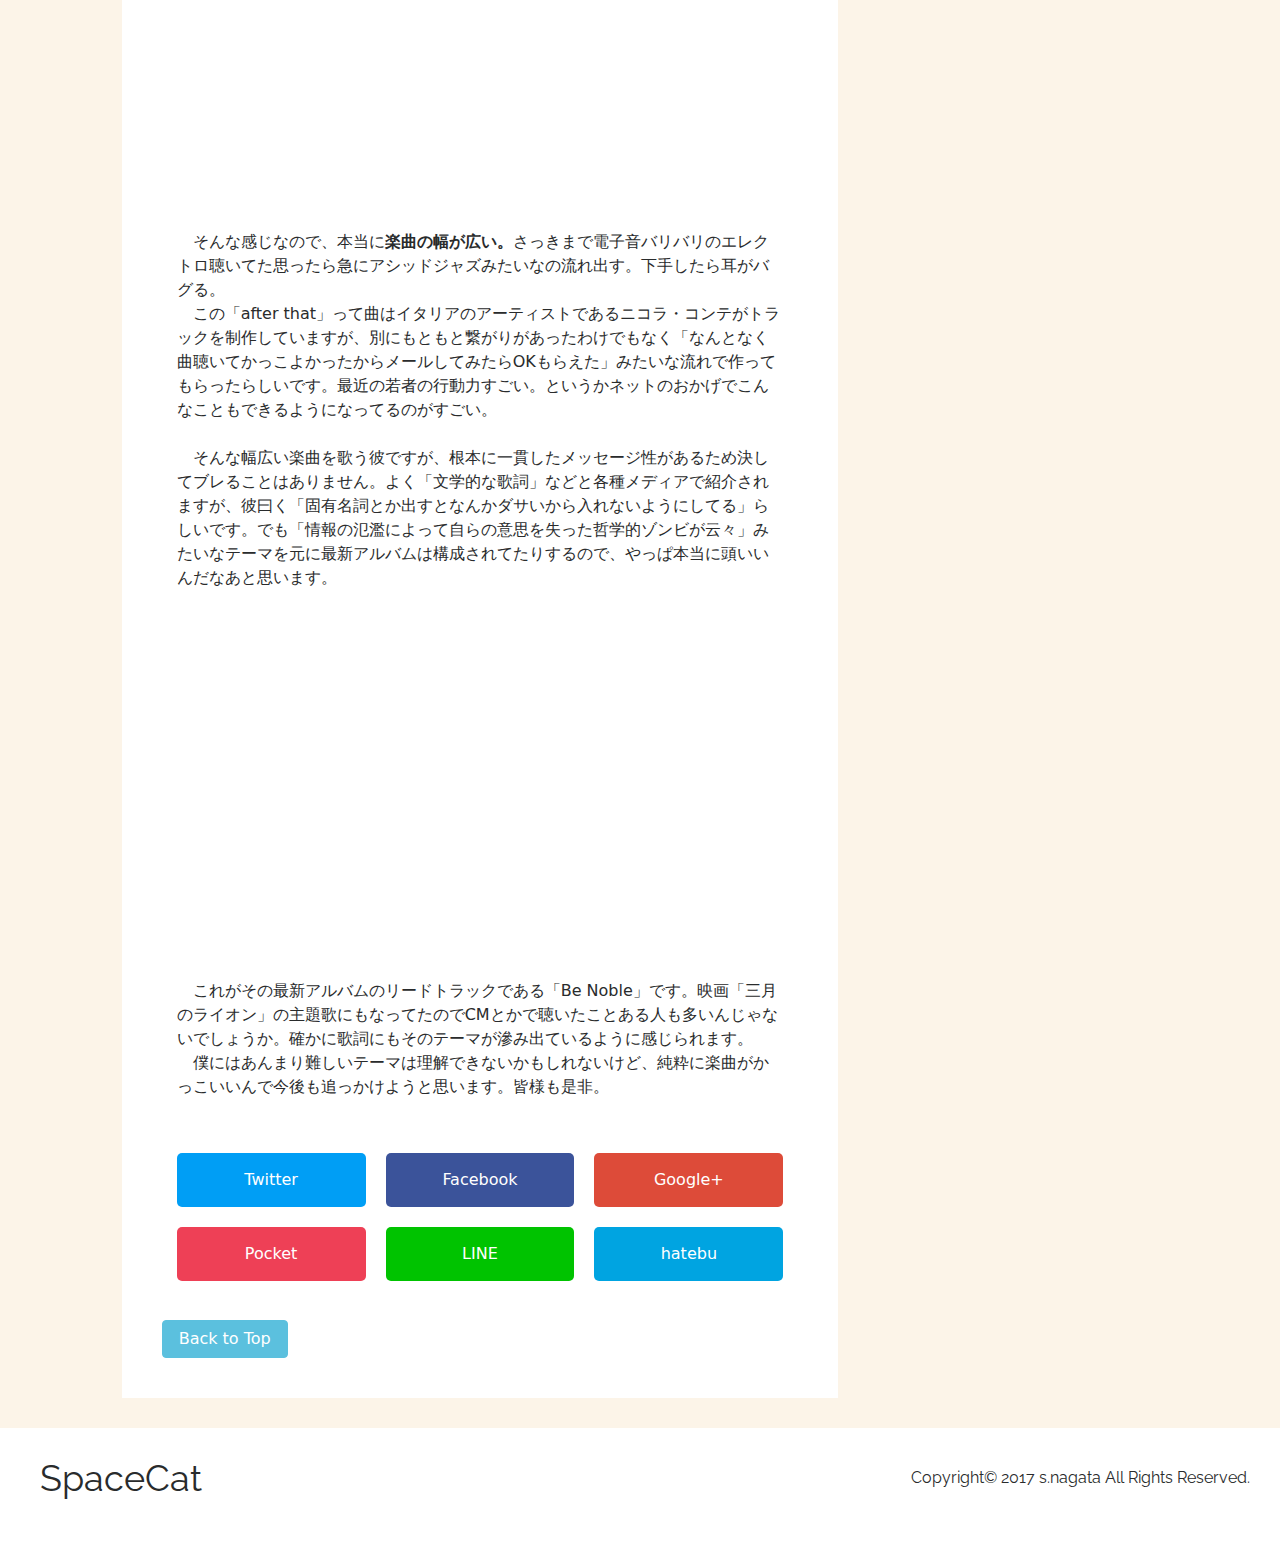
<file: MediaNetwork/article04.html>
<!DOCTYPE html>
<html>
	<head>
		<meta charset="utf-8">
	    <meta http-equiv="X-UA-Compatible" content="IE=edge">
	    <meta name="viewport" content="width=device-width, initial-scale=1">
	    <title>ぼくのりりっくのぼうよみ - SpaceCat</title>
	    <script src="https://npmcdn.com/tether@1.2.4/dist/js/tether.min.js"></script>
	    <link href="bootstrap/css/bootstrap.min.css" rel="stylesheet">
	    <link href="./stylesheet.css" rel="stylesheet">
	    <link href="https://fonts.googleapis.com/css?family=Raleway:200,400" rel="stylesheet">
	    <link rel="stylesheet" href="https://maxcdn.bootstrapcdn.com/font-awesome/4.4.0/css/font-awesome.min.css">
	    <!--[if lt IE 9]>
	      <script src="https://oss.maxcdn.com/html5shiv/3.7.2/html5shiv.min.js"></script>
	      <script src="https://oss.maxcdn.com/respond/1.4.2/respond.min.js"></script>
	    <![endif]-->
	</head>

	<body>
		<script src="https://ajax.googleapis.com/ajax/libs/jquery/1.11.3/jquery.min.js"></script>
	    <script src="bootstrap/js/bootstrap.min.js"></script>
	    <script src="script.js"></script>

	    <div class="header">
	    	<div class="titletext">
	        	<div class="p-title">SpaceCat</div>
	        	<div class="p-subtitle">趣味の垂れ流し</div>
	      	</div>
	    </div>

	    <div class="container-fluid">
	      	<div class="row">
		        <div class="col-md-3 col-sm-3 bg-info text-center"><a href="./index.html">Home</a></div>
		        <div class="col-md-3 col-sm-3 bg-success text-center"><a href="./login.html">BBS</a></div>
		        <div class="col-md-3 col-sm-3 bg-warning text-center"><a href="./enq.html">Enquete</a></div>
		        <div class="col-md-3 col-sm-3 bg-danger text-center"><a href="./link.html">Link</a></div>
	      	</div>
	    </div>

	    <div class="article-main">
		    <div class="container-fluid">
		    	<div class="row">
		    		<div class="col-md-1"></div>
		    		<div class="col-md-7 col-sm-7">
		    			<div id="entry-wrapper">
		    			<h1 class="entry-title">ぼくのりりっくのぼうよみ</h1>
		    			<img src="img/bokuriri.jpg" width="100%">
		    			<br>
			    			<div class="article">
			    				<!-- ここから記事 -->
			    				　ぼくのりりっくのぼうよみはニコニコ動画発のラッパー/シンガーです。以前は「紫外線」という名義で活動していたそうです。あと現在大学2年生で、東大受験に失敗して噂だと慶應義塾大学に在学しているらしいです。若いし頭いいのヤバい。若い芽は摘んでおかなければならない気がする。
			    				<br><br>
			    				<div class="iframeWrapper" style="text-align: center;">
			    					<iframe width="560" height="315" src="https://www.youtube.com/embed/HKThn7Phxkk" frameborder="0" allowfullscreen></iframe>
			    				</div><br>
			    				　これが彼の代表曲「sub/objective」。かっこいいですよね、実際僕もこの曲聴いてからハマりました。この曲のトラック自体はニコニコ動画で「ねこぼーろ」としても活動しているササノマリイが制作しているそうです。<br>
			    				　彼の楽曲制作過程は結構独特で、まず自身のチョイスでトラックメイカーを選び、その人に「こういう感じの曲を作って欲しい」というふわっとしたイメージを伝えてトラックを作ってもらうそうです。そのあとに出来上がったトラックに対して歌詞を乗せていくのですが、いつも締め切りギリギリにならないと歌詞を書かないそう。ちゃんと書いて欲しい。<br><br>
			    				<div class="iframeWrapper" style="text-align: center;">
			    					<iframe width="560" height="315" src="https://www.youtube.com/embed/KuDAlPktOAU" frameborder="0" allowfullscreen></iframe>
			    				</div><br>
			    				　そんな感じなので、本当に<b>楽曲の幅が広い。</b>さっきまで電子音バリバリのエレクトロ聴いてた思ったら急にアシッドジャズみたいなの流れ出す。下手したら耳がバグる。<br>
			    				　この「after that」って曲はイタリアのアーティストであるニコラ・コンテがトラックを制作していますが、別にもともと繋がりがあったわけでもなく「なんとなく曲聴いてかっこよかったからメールしてみたらOKもらえた」みたいな流れで作ってもらったらしいです。最近の若者の行動力すごい。というかネットのおかげでこんなこともできるようになってるのがすごい。<br><br>
			    				　そんな幅広い楽曲を歌う彼ですが、根本に一貫したメッセージ性があるため決してブレることはありません。よく「文学的な歌詞」などと各種メディアで紹介されますが、彼曰く「固有名詞とか出すとなんかダサいから入れないようにしてる」らしいです。でも「情報の氾濫によって自らの意思を失った哲学的ゾンビが云々」みたいなテーマを元に最新アルバムは構成されてたりするので、やっぱ本当に頭いいんだなあと思います。
			    				<br><br>
			    				<div class="iframeWrapper" style="text-align: center;">
			    					<iframe width="560" height="315" src="https://www.youtube.com/embed/dlMN-_8dxos" frameborder="0" allowfullscreen></iframe>
			    				</div><br>
			    				　これがその最新アルバムのリードトラックである「Be Noble」です。映画「三月のライオン」の主題歌にもなってたのでCMとかで聴いたことある人も多いんじゃないでしょうか。確かに歌詞にもそのテーマが滲み出ているように感じられます。<br>
			    				　僕にはあんまり難しいテーマは理解できないかもしれないけど、純粋に楽曲がかっこいいんで今後も追っかけようと思います。皆様も是非。
			    				<br><br>
			    			</div>

			    			<!-- シェアボタン設置 -->
			    			<div class="share container">
								<div class="row">
									<div class="sharebtns col-xs-6 col-sm-4">
										<div class="twitterbtn">
											<a href="http://twitter.com/share?url=http://medianet.inf.uec.ac.jp/~n1510124/article04.html&text=紹介記事: ぼくのりりっくのぼうよみ - SpaceCat " target="_blank">Twitter</a>
										</div>
									</div>

									<div class="sharebtns col-xs-6 col-sm-4">
										<div class="facebookbtn">
											<a href="http://www.facebook.com/sharer.php?u=http://medianet.inf.uec.ac.jp/~n1510124/article04.html" target="_blank">Facebook</a>
										</div>
									</div>

									<div class="sharebtns col-xs-6 col-sm-4">
										<div class="googlebtn">
											<a href="https://plus.google.com/share?url=http://medianet.inf.uec.ac.jp/~n1510124/article04.html" target="_blank">Google+</a>
										</div>
									</div>

									<div class="sharebtns col-xs-6 col-sm-4">
										<div class="pocketbtn">
											<a href="http://getpocket.com/edit?url=http://medianet.inf.uec.ac.jp/~n1510124/article04.html" target="_blank">Pocket</a>
										</div>
									</div>

									<div class="sharebtns col-xs-6 col-sm-4">
										<div class="linebtn">
											<a href="http://line.me/R/msg/text/?http://medianet.inf.uec.ac.jp/~n1510124/article04.html" target="_new">LINE</a>
										</div>
									</div>

									<div class="sharebtns col-xs-6 col-sm-4">
										<div class="hatebubtn">
											<a href="http://b.hatena.ne.jp/entry/http://medianet.inf.uec.ac.jp/~n1510124/article04.html" target="_blank">hatebu</a>
										</div>
									</div>
								</div>
							</div>
							<br>
							<a class="btn btn-info" href="index.html">Back to Top</a>
			    		</div>
		    		</div>
		    		<div class="col-md-1"><p id="pageTop"><a href="#"><i class="fa fa-chevron-up"></i></a></p></div>
		    		<div class="col-md-3 col-sm-3" id="side-wrapper">
		    			<div id="sidemenu">
		    				<!-- ここに記事一覧 -->
		    				<span>記事一覧</span>
		    				<br><br>
		    				
		    				<a href="article01.html" class="other">
			    				<div class="card card-outline-secondary">
			    					<img class="card-img-top img-fluid" src="img/sigure.jpg">
			    					<div class="card-block">
			    						<h5 class="card-title">凛として時雨</h5>
			    					</div>
			    				</div>
			    			</a>
		    				<br>
		    				<a href="article02.html" class="other">
			    				<div class="card card-outline-secondary">
			    					<img class="card-img-top img-fluid" src="img/yonezu.jpg">
			    					<div class="card-block">
			    						<h5 class="card-title">米津玄師</h5>
			    					</div>
			    				</div>
			    			</a>
		    				<br>
		    				<a href="article03.html" class="other">
			    				<div class="card card-outline-secondary">
			    					<img class="card-img-top img-fluid" src="img/hitorie.jpg">
			    					<div class="card-block">
			    						<h5 class="card-title">ヒトリエ</h5>
			    					</div>
			    				</div>
			    			</a>
		    				<br>
		    				<!--
		    				<a href="article04.html" class="other">
			    				<div class="card card-outline-secondary">
			    					<img class="card-img-top img-fluid" src="img/bokuriri.jpg">
			    					<div class="card-block">
			    						<h5 class="card-title">ぼくのりりっくの<br>ぼうよみ</h5>
			    					</div>
			    				</div>
		    				</a>
		    				<br>
		    				-->
		    				<a href="article05.html" class="other">
			    				<div class="card card-outline-secondary">
			    					<img class="card-img-top img-fluid" src="img/amepare.jpg">
			    					<div class="card-block">
			    						<h5 class="card-title">雨のパレード</h5>
			    					</div>
			    				</div>
		    				</a>
		    				<br>
		    				<a href="article06.html" class="other">
			    				<div class="card card-outline-secondary">
			    					<img class="card-img-top img-fluid" src="img/perfume.jpg">
			    					<div class="card-block">
			    						<h5 class="card-title">Perfume</h5>
			    					</div>
			    				</div>
		    				</a>
		    			</div>
		    		</div>
		    	</div>
		    </div>
		</div>

	    <div class="footer titletext">
      		<ul>
		        <li class="p-title">SpaceCat</li>
		        <li>Copyright&copy; 2017 s.nagata All Rights Reserved.</li>
		   	</ul>
    	</div>
	</body>
</html>
</file>
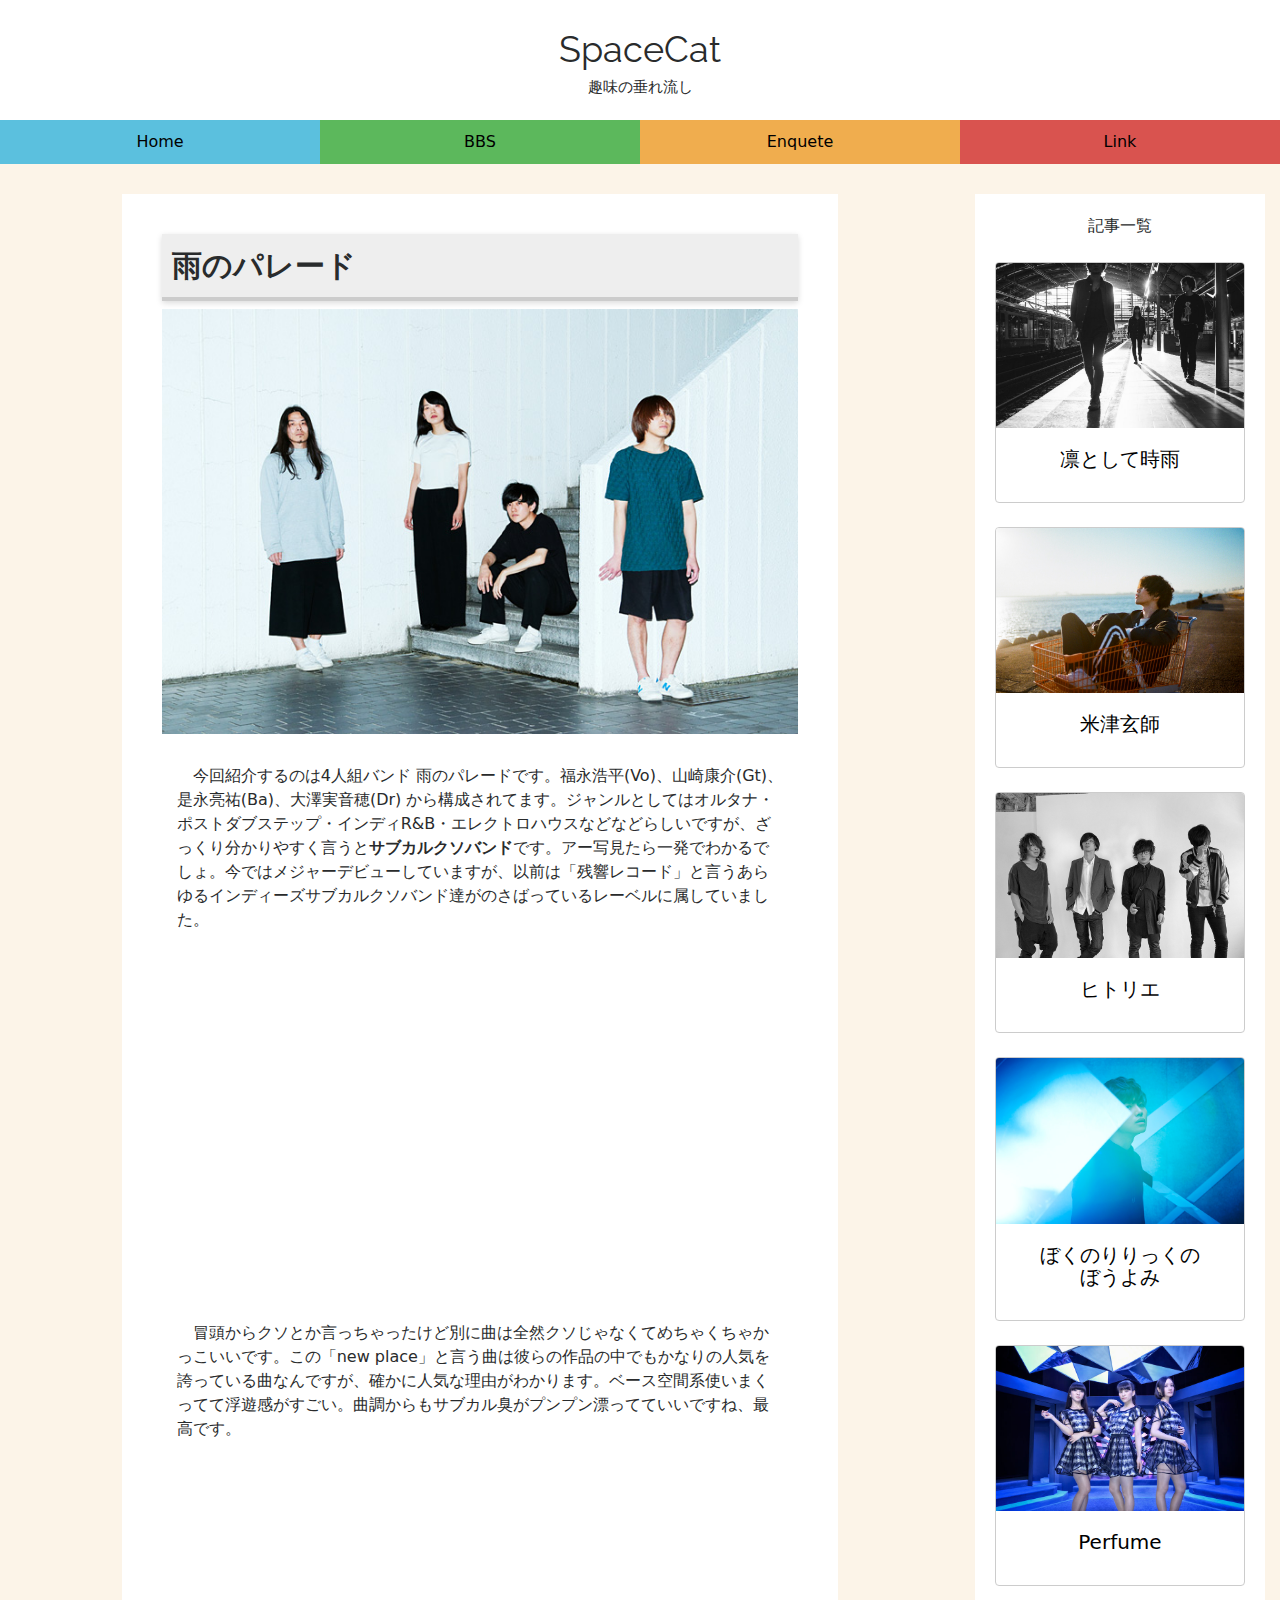
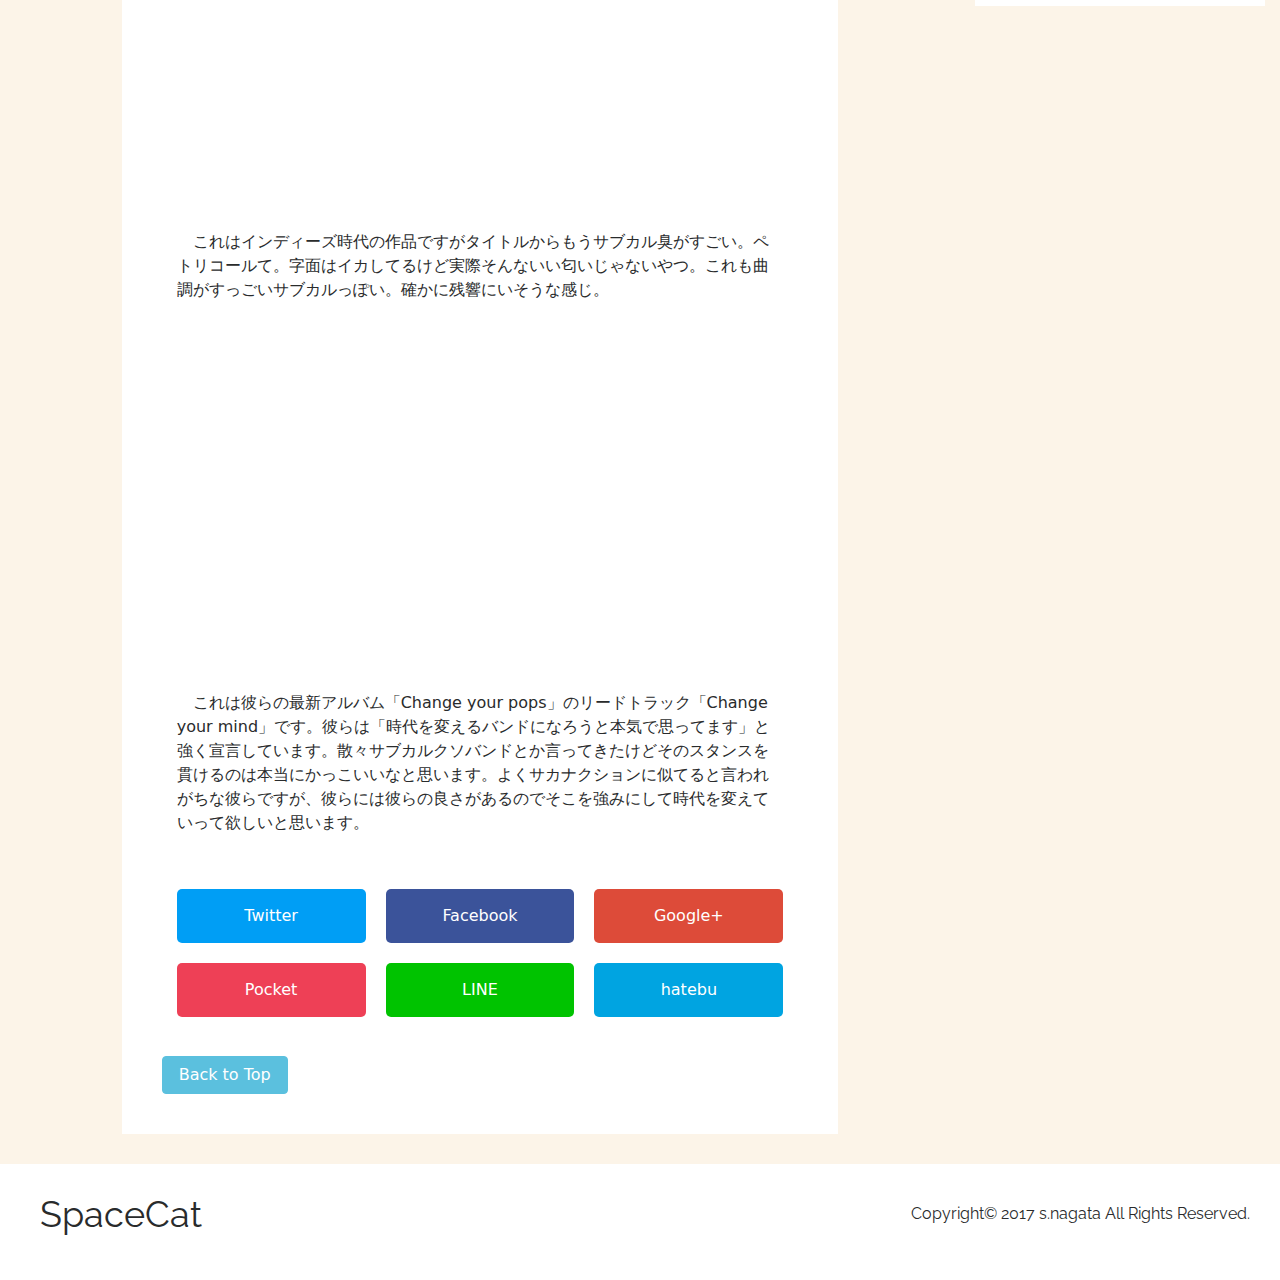
<file: MediaNetwork/article05.html>
<!DOCTYPE html>
<html>
	<head>
		<meta charset="utf-8">
	    <meta http-equiv="X-UA-Compatible" content="IE=edge">
	    <meta name="viewport" content="width=device-width, initial-scale=1">
	    <title>雨のパレード - SpaceCat</title>
	    <script src="https://npmcdn.com/tether@1.2.4/dist/js/tether.min.js"></script>
	    <link href="bootstrap/css/bootstrap.min.css" rel="stylesheet">
	    <link href="./stylesheet.css" rel="stylesheet">
	    <link href="https://fonts.googleapis.com/css?family=Raleway:200,400" rel="stylesheet">
	    <link rel="stylesheet" href="https://maxcdn.bootstrapcdn.com/font-awesome/4.4.0/css/font-awesome.min.css">
	    <!--[if lt IE 9]>
	      <script src="https://oss.maxcdn.com/html5shiv/3.7.2/html5shiv.min.js"></script>
	      <script src="https://oss.maxcdn.com/respond/1.4.2/respond.min.js"></script>
	    <![endif]-->
	</head>

	<body>
		<script src="https://ajax.googleapis.com/ajax/libs/jquery/1.11.3/jquery.min.js"></script>
	    <script src="bootstrap/js/bootstrap.min.js"></script>
	    <script src="script.js"></script>

	    <div class="header">
	    	<div class="titletext">
	        	<div class="p-title">SpaceCat</div>
	        	<div class="p-subtitle">趣味の垂れ流し</div>
	      	</div>
	    </div>

	    <div class="container-fluid">
	      	<div class="row">
		        <div class="col-md-3 col-sm-3 bg-info text-center"><a href="./index.html">Home</a></div>
		        <div class="col-md-3 col-sm-3 bg-success text-center"><a href="./login.html">BBS</a></div>
		        <div class="col-md-3 col-sm-3 bg-warning text-center"><a href="./enq.html">Enquete</a></div>
		        <div class="col-md-3 col-sm-3 bg-danger text-center"><a href="./link.html">Link</a></div>
	      	</div>
	    </div>

	    <div class="article-main">
		    <div class="container-fluid">
		    	<div class="row">
		    		<div class="col-md-1"></div>
		    		<div class="col-md-7 col-sm-7">
		    			<div id="entry-wrapper">
		    			<h1 class="entry-title">雨のパレード</h1>
		    			<img src="img/amepare.jpg" width="100%">
		    			<br>
			    			<div class="article">
			    				<!-- ここから記事 -->
			    				　今回紹介するのは4人組バンド 雨のパレードです。福永浩平(Vo)、山崎康介(Gt)、是永亮祐(Ba)、大澤実音穂(Dr) から構成されてます。ジャンルとしてはオルタナ・ポストダブステップ・インディR&amp;B・エレクトロハウスなどなどらしいですが、ざっくり分かりやすく言うと<b>サブカルクソバンド</b>です。アー写見たら一発でわかるでしょ。今ではメジャーデビューしていますが、以前は「残響レコード」と言うあらゆるインディーズサブカルクソバンド達がのさばっているレーベルに属していました。
			    				<br><br>
			    				<div class="iframeWrapper" style="text-align: center;">
			    					<iframe width="560" height="315" src="https://www.youtube.com/embed/vzvHG2LdP5g" frameborder="0" allowfullscreen></iframe>
			    				</div><br>
			    				　冒頭からクソとか言っちゃったけど別に曲は全然クソじゃなくてめちゃくちゃかっこいいです。この「new place」と言う曲は彼らの作品の中でもかなりの人気を誇っている曲なんですが、確かに人気な理由がわかります。ベース空間系使いまくってて浮遊感がすごい。曲調からもサブカル臭がプンプン漂ってていいですね、最高です。
			    				<br><br>
			    				<div class="iframeWrapper" style="text-align: center;">
			    					<iframe width="560" height="315" src="https://www.youtube.com/embed/IYYM6tb6zSM" frameborder="0" allowfullscreen></iframe>
			    				</div><br>
			    				　これはインディーズ時代の作品ですがタイトルからもうサブカル臭がすごい。ペトリコールて。字面はイカしてるけど実際そんないい匂いじゃないやつ。これも曲調がすっごいサブカルっぽい。確かに残響にいそうな感じ。<br><br>
			    				<div class="iframeWrapper" style="text-align: center;">
			    					<iframe width="560" height="315" src="https://www.youtube.com/embed/Xk40WYQedp0" frameborder="0" allowfullscreen></iframe>
			    				</div><br>
			    				　これは彼らの最新アルバム「Change your pops」のリードトラック「Change your mind」です。彼らは「時代を変えるバンドになろうと本気で思ってます」と強く宣言しています。散々サブカルクソバンドとか言ってきたけどそのスタンスを貫けるのは本当にかっこいいなと思います。よくサカナクションに似てると言われがちな彼らですが、彼らには彼らの良さがあるのでそこを強みにして時代を変えていって欲しいと思います。
			    				<br><br>
			    			</div>

			    			<!-- シェアボタン設置 -->
			    			<div class="share container">
								<div class="row">
									<div class="sharebtns col-xs-6 col-sm-4">
										<div class="twitterbtn">
											<a href="http://twitter.com/share?url=http://medianet.inf.uec.ac.jp/~n1510124/article05.html&text=紹介記事: 雨のパレード - SpaceCat " target="_blank">Twitter</a>
										</div>
									</div>

									<div class="sharebtns col-xs-6 col-sm-4">
										<div class="facebookbtn">
											<a href="http://www.facebook.com/sharer.php?u=http://medianet.inf.uec.ac.jp/~n1510124/article05.html" target="_blank">Facebook</a>
										</div>
									</div>

									<div class="sharebtns col-xs-6 col-sm-4">
										<div class="googlebtn">
											<a href="https://plus.google.com/share?url=http://medianet.inf.uec.ac.jp/~n1510124/article05.html" target="_blank">Google+</a>
										</div>
									</div>

									<div class="sharebtns col-xs-6 col-sm-4">
										<div class="pocketbtn">
											<a href="http://getpocket.com/edit?url=http://medianet.inf.uec.ac.jp/~n1510124/article05.html" target="_blank">Pocket</a>
										</div>
									</div>

									<div class="sharebtns col-xs-6 col-sm-4">
										<div class="linebtn">
											<a href="http://line.me/R/msg/text/?http://medianet.inf.uec.ac.jp/~n1510124/article05.html" target="_new">LINE</a>
										</div>
									</div>

									<div class="sharebtns col-xs-6 col-sm-4">
										<div class="hatebubtn">
											<a href="http://b.hatena.ne.jp/entry/http://medianet.inf.uec.ac.jp/~n1510124/article05.html" target="_blank">hatebu</a>
										</div>
									</div>
								</div>
							</div>
							<br>
							<a class="btn btn-info" href="index.html">Back to Top</a>
			    		</div>
		    		</div>
		    		<div class="col-md-1"><p id="pageTop"><a href="#"><i class="fa fa-chevron-up"></i></a></p></div>
		    		<div class="col-md-3 col-sm-3" id="side-wrapper">
		    			<div id="sidemenu">
		    				<!-- ここに記事一覧 -->
		    				<span>記事一覧</span>
		    				<br><br>
		    				
		    				<a href="article01.html" class="other">
			    				<div class="card card-outline-secondary">
			    					<img class="card-img-top img-fluid" src="img/sigure.jpg">
			    					<div class="card-block">
			    						<h5 class="card-title">凛として時雨</h5>
			    					</div>
			    				</div>
			    			</a>
		    				<br>
		    				<a href="article02.html" class="other">
			    				<div class="card card-outline-secondary">
			    					<img class="card-img-top img-fluid" src="img/yonezu.jpg">
			    					<div class="card-block">
			    						<h5 class="card-title">米津玄師</h5>
			    					</div>
			    				</div>
			    			</a>
		    				<br>
		    				<a href="article03.html" class="other">
			    				<div class="card card-outline-secondary">
			    					<img class="card-img-top img-fluid" src="img/hitorie.jpg">
			    					<div class="card-block">
			    						<h5 class="card-title">ヒトリエ</h5>
			    					</div>
			    				</div>
			    			</a>
		    				<br>
		    				<a href="article04.html" class="other">
			    				<div class="card card-outline-secondary">
			    					<img class="card-img-top img-fluid" src="img/bokuriri.jpg">
			    					<div class="card-block">
			    						<h5 class="card-title">ぼくのりりっくの<br>ぼうよみ</h5>
			    					</div>
			    				</div>
		    				</a>
		    				<br>
		    				<!--
		    				<a href="article05.html" class="other">
			    				<div class="card card-outline-secondary">
			    					<img class="card-img-top img-fluid" src="img/amepare.jpg">
			    					<div class="card-block">
			    						<h5 class="card-title">雨のパレード</h5>
			    					</div>
			    				</div>
		    				</a>
		    				<br>
		    				-->
		    				<a href="article06.html" class="other">
			    				<div class="card card-outline-secondary">
			    					<img class="card-img-top img-fluid" src="img/perfume.jpg">
			    					<div class="card-block">
			    						<h5 class="card-title">Perfume</h5>
			    					</div>
			    				</div>
		    				</a>
		    			</div>
		    		</div>
		    	</div>
		    </div>
		</div>

	    <div class="footer titletext">
      		<ul>
		        <li class="p-title">SpaceCat</li>
		        <li>Copyright&copy; 2017 s.nagata All Rights Reserved.</li>
		   	</ul>
    	</div>
	</body>
</html>
</file>
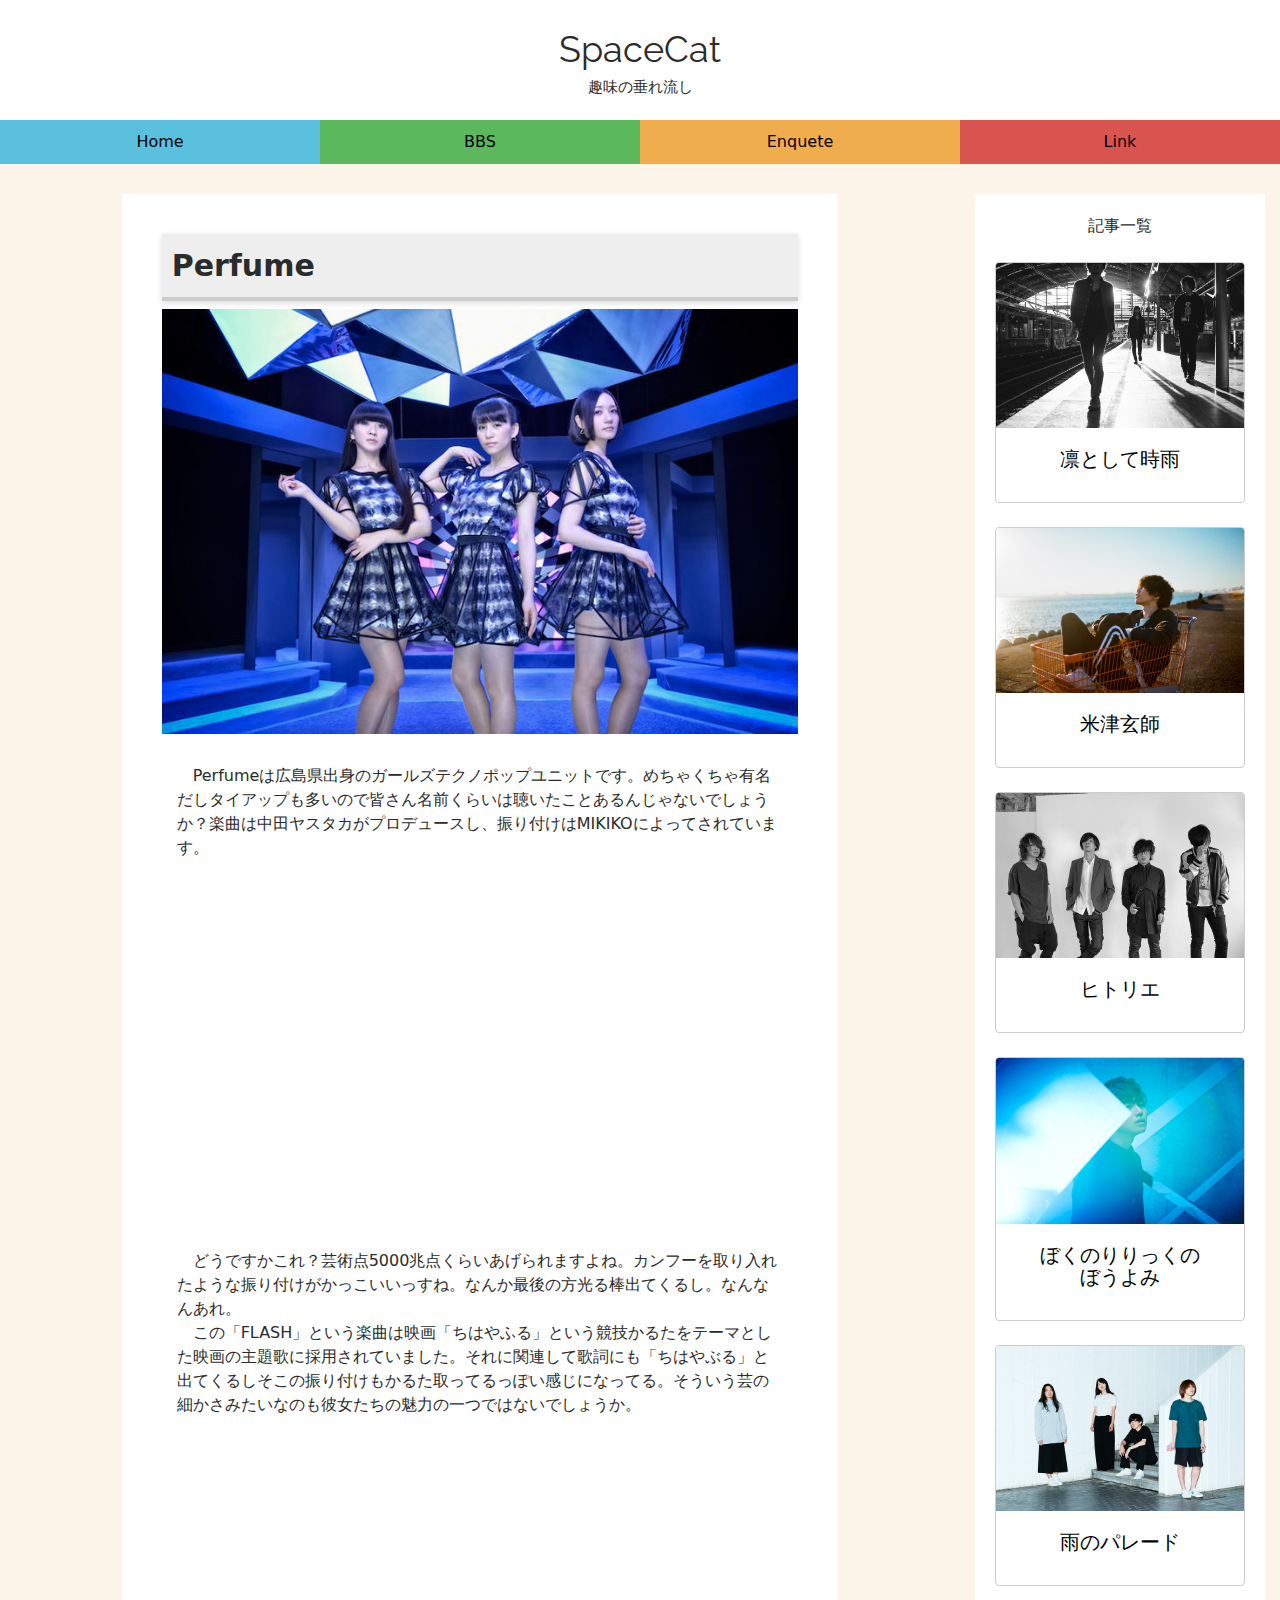
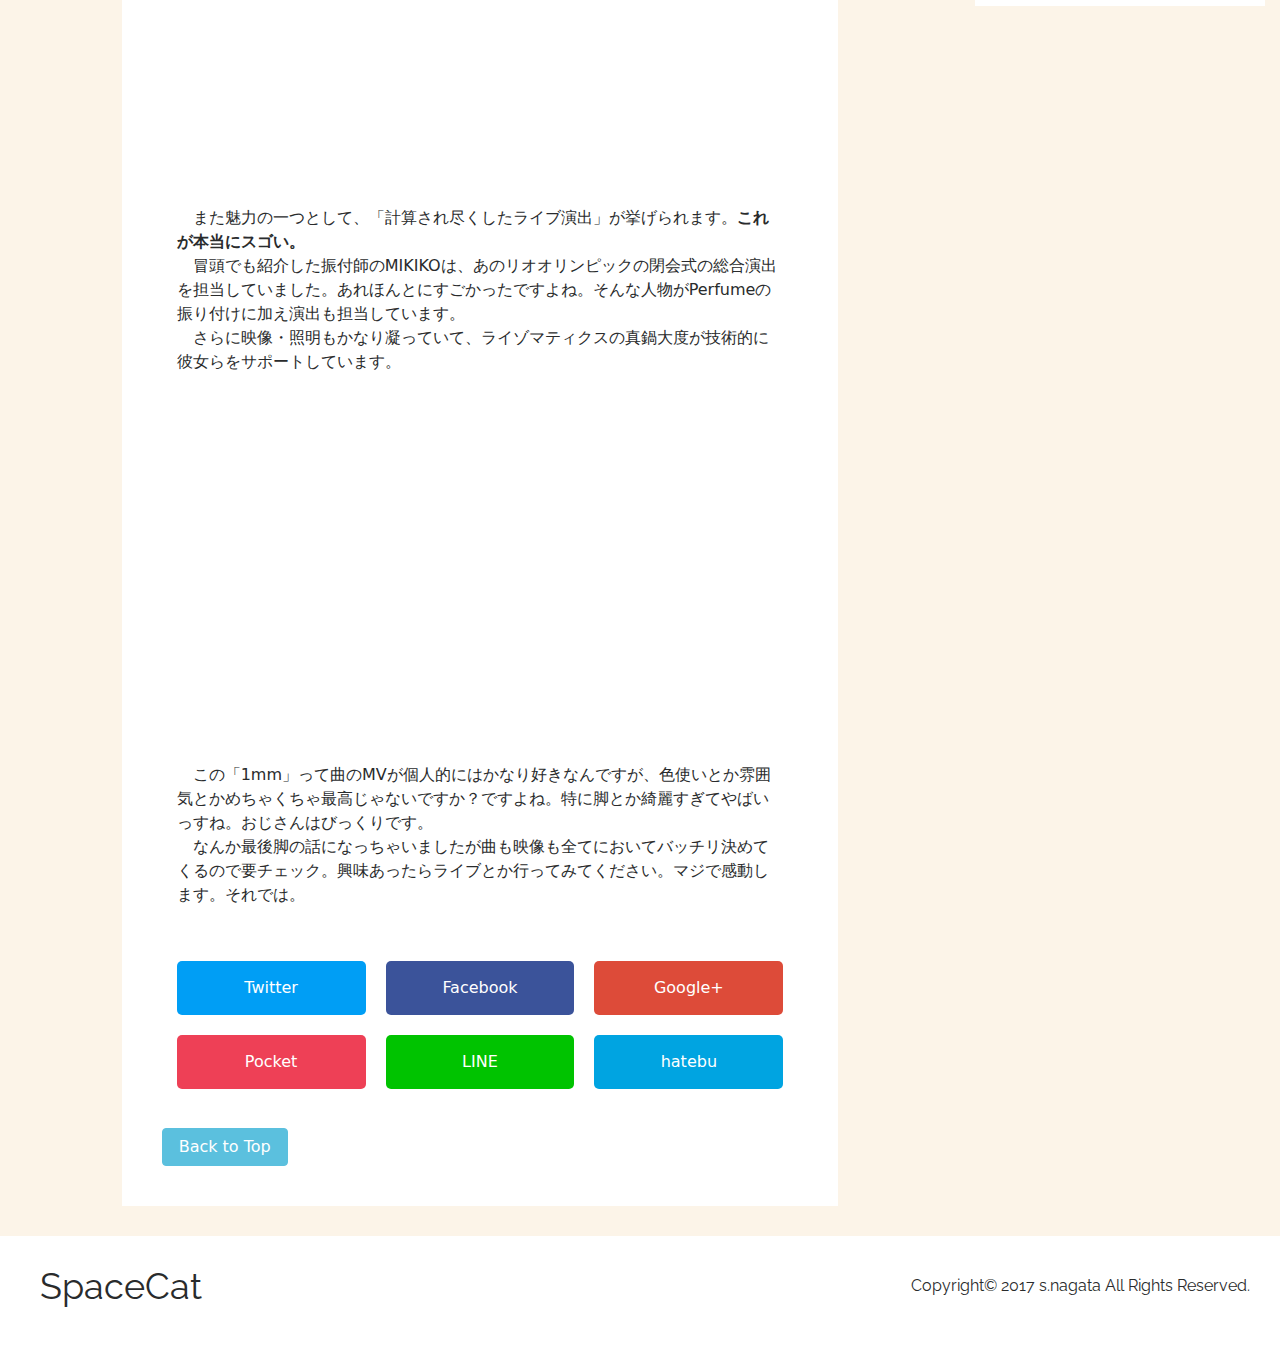
<file: MediaNetwork/article06.html>
<!DOCTYPE html>
<html>
	<head>
		<meta charset="utf-8">
	    <meta http-equiv="X-UA-Compatible" content="IE=edge">
	    <meta name="viewport" content="width=device-width, initial-scale=1">
	    <title>Perfume - SpaceCat</title>
	    <script src="https://npmcdn.com/tether@1.2.4/dist/js/tether.min.js"></script>
	    <link href="bootstrap/css/bootstrap.min.css" rel="stylesheet">
	    <link href="./stylesheet.css" rel="stylesheet">
	    <link href="https://fonts.googleapis.com/css?family=Raleway:200,400" rel="stylesheet">
	    <link rel="stylesheet" href="https://maxcdn.bootstrapcdn.com/font-awesome/4.4.0/css/font-awesome.min.css">
	    <!--[if lt IE 9]>
	      <script src="https://oss.maxcdn.com/html5shiv/3.7.2/html5shiv.min.js"></script>
	      <script src="https://oss.maxcdn.com/respond/1.4.2/respond.min.js"></script>
	    <![endif]-->
	</head>

	<body>
		<script src="https://ajax.googleapis.com/ajax/libs/jquery/1.11.3/jquery.min.js"></script>
	    <script src="bootstrap/js/bootstrap.min.js"></script>
	    <script src="script.js"></script>

	    <div class="header">
	    	<div class="titletext">
	        	<div class="p-title">SpaceCat</div>
	        	<div class="p-subtitle">趣味の垂れ流し</div>
	      	</div>
	    </div>

	    <div class="container-fluid">
	      	<div class="row">
		        <div class="col-md-3 col-sm-3 bg-info text-center"><a href="./index.html">Home</a></div>
		        <div class="col-md-3 col-sm-3 bg-success text-center"><a href="./login.html">BBS</a></div>
		        <div class="col-md-3 col-sm-3 bg-warning text-center"><a href="./enq.html">Enquete</a></div>
		        <div class="col-md-3 col-sm-3 bg-danger text-center"><a href="./link.html">Link</a></div>
	      	</div>
	    </div>

	    <div class="article-main">
		    <div class="container-fluid">
		    	<div class="row">
		    		<div class="col-md-1"></div>
		    		<div class="col-md-7 col-sm-7">
		    			<div id="entry-wrapper">
		    			<h1 class="entry-title">Perfume</h1>
		    			<img src="img/perfume.jpg" width="100%">
		    			<br>
			    			<div class="article">
			    				<!-- ここから記事 -->
			    				　Perfumeは広島県出身のガールズテクノポップユニットです。めちゃくちゃ有名だしタイアップも多いので皆さん名前くらいは聴いたことあるんじゃないでしょうか？楽曲は中田ヤスタカがプロデュースし、振り付けはMIKIKOによってされています。
			    				<br><br>
			    				<div class="iframeWrapper" style="text-align: center;">
			    					<iframe width="560" height="315" src="https://www.youtube.com/embed/q6T0wOMsNrI" frameborder="0" allowfullscreen></iframe>
			    				</div><br>
			    				　どうですかこれ？芸術点5000兆点くらいあげられますよね。カンフーを取り入れたような振り付けがかっこいいっすね。なんか最後の方光る棒出てくるし。なんなんあれ。<br>
			    				　この「FLASH」という楽曲は映画「ちはやふる」という競技かるたをテーマとした映画の主題歌に採用されていました。それに関連して歌詞にも「ちはやぶる」と出てくるしそこの振り付けもかるた取ってるっぽい感じになってる。そういう芸の細かさみたいなのも彼女たちの魅力の一つではないでしょうか。
			    				<br><br>
			    				<div class="iframeWrapper" style="text-align: center;">
			    					<iframe width="560" height="315" src="https://www.youtube.com/embed/vhfYis6VuXY" frameborder="0" allowfullscreen></iframe>
			    				</div><br>
			    				　また魅力の一つとして、「計算され尽くしたライブ演出」が挙げられます。<b>これが本当にスゴい。</b><br>
			    				　冒頭でも紹介した振付師のMIKIKOは、あのリオオリンピックの閉会式の総合演出を担当していました。あれほんとにすごかったですよね。そんな人物がPerfumeの振り付けに加え演出も担当しています。<br>
			    				　さらに映像・照明もかなり凝っていて、ライゾマティクスの真鍋大度が技術的に彼女らをサポートしています。
			    				<br><br>
			    				<div class="iframeWrapper" style="text-align: center;">
			    					<iframe width="560" height="315" src="https://www.youtube.com/embed/ihNaFCEd0Ms" frameborder="0" allowfullscreen></iframe>
			    				</div><br>
			    				　この「1mm」って曲のMVが個人的にはかなり好きなんですが、色使いとか雰囲気とかめちゃくちゃ最高じゃないですか？ですよね。特に脚とか綺麗すぎてやばいっすね。おじさんはびっくりです。<br>
			    				　なんか最後脚の話になっちゃいましたが曲も映像も全てにおいてバッチリ決めてくるので要チェック。興味あったらライブとか行ってみてください。マジで感動します。それでは。
			    				<br><br>
			    			</div>

			    			<!-- シェアボタン設置 -->
			    			<div class="share container">
								<div class="row">
									<div class="sharebtns col-xs-6 col-sm-4">
										<div class="twitterbtn">
											<a href="http://twitter.com/share?url=http://medianet.inf.uec.ac.jp/~n1510124/article02.html&text=紹介記事: 米津玄師 - SpaceCat " target="_blank">Twitter</a>
										</div>
									</div>

									<div class="sharebtns col-xs-6 col-sm-4">
										<div class="facebookbtn">
											<a href="http://www.facebook.com/sharer.php?u=http://medianet.inf.uec.ac.jp/~n1510124/article02.html" target="_blank">Facebook</a>
										</div>
									</div>

									<div class="sharebtns col-xs-6 col-sm-4">
										<div class="googlebtn">
											<a href="https://plus.google.com/share?url=http://medianet.inf.uec.ac.jp/~n1510124/article02.html" target="_blank">Google+</a>
										</div>
									</div>

									<div class="sharebtns col-xs-6 col-sm-4">
										<div class="pocketbtn">
											<a href="http://getpocket.com/edit?url=http://medianet.inf.uec.ac.jp/~n1510124/article02.html" target="_blank">Pocket</a>
										</div>
									</div>

									<div class="sharebtns col-xs-6 col-sm-4">
										<div class="linebtn">
											<a href="http://line.me/R/msg/text/?http://medianet.inf.uec.ac.jp/~n1510124/article02.html" target="_new">LINE</a>
										</div>
									</div>

									<div class="sharebtns col-xs-6 col-sm-4">
										<div class="hatebubtn">
											<a href="http://b.hatena.ne.jp/entry/http://medianet.inf.uec.ac.jp/~n1510124/article02.html" target="_blank">hatebu</a>
										</div>
									</div>
								</div>
							</div>
							<br>
							<a class="btn btn-info" href="index.html">Back to Top</a>
			    		</div>
		    		</div>
		    		<div class="col-md-1"><p id="pageTop"><a href="#"><i class="fa fa-chevron-up"></i></a></p></div>
		    		<div class="col-md-3 col-sm-3" id="side-wrapper">
		    			<div id="sidemenu">
		    				<!-- ここに記事一覧 -->
		    				<span>記事一覧</span>
		    				<br><br>
		    				
		    				<a href="article01.html" class="other">
			    				<div class="card card-outline-secondary">
			    					<img class="card-img-top img-fluid" src="img/sigure.jpg">
			    					<div class="card-block">
			    						<h5 class="card-title">凛として時雨</h5>
			    					</div>
			    				</div>
			    			</a>
		    				<br>
		    				<a href="article02.html" class="other">
			    				<div class="card card-outline-secondary">
			    					<img class="card-img-top img-fluid" src="img/yonezu.jpg">
			    					<div class="card-block">
			    						<h5 class="card-title">米津玄師</h5>
			    					</div>
			    				</div>
			    			</a>
		    				<br>
		    				<a href="article03.html" class="other">
			    				<div class="card card-outline-secondary">
			    					<img class="card-img-top img-fluid" src="img/hitorie.jpg">
			    					<div class="card-block">
			    						<h5 class="card-title">ヒトリエ</h5>
			    					</div>
			    				</div>
			    			</a>
		    				<br>
		    				<a href="article04.html" class="other">
			    				<div class="card card-outline-secondary">
			    					<img class="card-img-top img-fluid" src="img/bokuriri.jpg">
			    					<div class="card-block">
			    						<h5 class="card-title">ぼくのりりっくの<br>ぼうよみ</h5>
			    					</div>
			    				</div>
		    				</a>
		    				<br>
		    				<a href="article05.html" class="other">
			    				<div class="card card-outline-secondary">
			    					<img class="card-img-top img-fluid" src="img/amepare.jpg">
			    					<div class="card-block">
			    						<h5 class="card-title">雨のパレード</h5>
			    					</div>
			    				</div>
		    				</a>
		    				<!--
		    				<br>
		    				<a href="article06.html" class="other">
			    				<div class="card card-outline-secondary">
			    					<img class="card-img-top img-fluid" src="img/perfume.jpg">
			    					<div class="card-block">
			    						<h5 class="card-title">Perfume</h5>
			    					</div>
			    				</div>
		    				</a>
		    				-->
		    			</div>
		    		</div>
		    	</div>
		    </div>
		</div>

	    <div class="footer titletext">
      		<ul>
		        <li class="p-title">SpaceCat</li>
		        <li>Copyright&copy; 2017 s.nagata All Rights Reserved.</li>
		   	</ul>
    	</div>
	</body>
</html>
</file>
<file: MediaNetwork/stylesheet.css>
#pageTop {
  	position: fixed;
  	bottom: 20px;
  	/*right: 344px;*/
  	z-index: 998;
}
 
#pageTop a {
  	display: block;
  	z-index: 999;
  	padding: 15px 0 0 0;
  	border-radius: 30px;
  	width: 60px;
  	height: 60px;
  	background-color: #9FD6D2;
  	color: #fff;
  	font-weight: bold;
  	text-decoration: none;
  	text-align: center;

  	-webkit-transition:all 0.3s ;
	-moz-transition:all 0.3s ;
	transition:all 0.3s ;
}
 
#pageTop a:hover {
  	text-decoration: none;
  	opacity: 0.7;
}

.header {
	display: flex;
	align-items: center;
	justify-content: center;
	height: 120px;
	background-color: #fff
}

.titletext {
	font-family: 'Raleway', sans-serif;
}

.p-title {
	font-size: 36px;
	text-align: center;
}

.p-subtitle {
	font-size: 15px;
	text-align: center;
}

.col-md-3 a {
	color: #000;
}

.col-md-3 a:not(.other) {
	display: block;
	width: 100%;
	padding: 10px;
}

.main {
	 background-color: #fcf4e8;
}

.articles {
	margin: 15px auto;
}

.footer ul {
	height: 100px;
	background-color: #fff;
	display: flex;
	align-items: center;
	margin-right: auto;
	list-style: none;
}

.footer li {
	margin-right: 30px;
}

.footer li:first-child {
	margin-right: auto;
}

.article-main {
	background-color: #fcf4e8;
}

#entry-wrapper {
	padding: 40px;
	background-color: #fff;
}

.entry-title {
	font-weight: bold;
	font-size: 30px;
	padding: 15px 10px;
	background-color: #eee;
  	border-bottom: 4px solid #ccc;
  	box-shadow: 0 2px 6px rgba(0, 0, 0, .15);
}

.article {
	margin-top: 15px;
	padding: 15px;
	align-items: center;
}

#sidemenu {
	background-color: #fff;
	padding: 20px;
	text-align: center;
}

.article-main .row {
	padding: 30px 0px;
}

.iframeWrapper {
	position: relative;
	width: 100%;
	padding-top: 56.25%;
}

.iframeWrapper iframe {
	position: absolute;
	top: 0;
	left: 0;
	width: 100%;
	height: 100%;
}

.login-wrapper {
	background-color: #fff;
	text-align: center;
	padding: 40px;
}

.form-wrapper {
	background-color: #fff;
	padding: 40px;
	text-align: center;
}

.bbs-post {
	background-color: #fff;
	padding: 40px;
}

.post-info {
	background-color: #fff;
	padding: 40px;
	text-align: center;
}

.share .row div {
	text-align: center;
	padding: 10px;
}

.share .row {
	padding: 5px;
}

.sharebtns div {
	border-radius: 5px;
}

.sharebtns a {
	display: block;
    color: #fff;
    padding: 5px;
}

.twitterbtn {
	background-color: #009EF5;
}

.facebookbtn {
	background-color: #3B539A;
}

.hatebubtn {
	background-color: #00A4E1;
}

.googlebtn {
	background-color: #DD4B39;
}

.pocketbtn {
	background-color: #EE4056;
}

.linebtn {
	background-color: #00C300;
}
</file>
